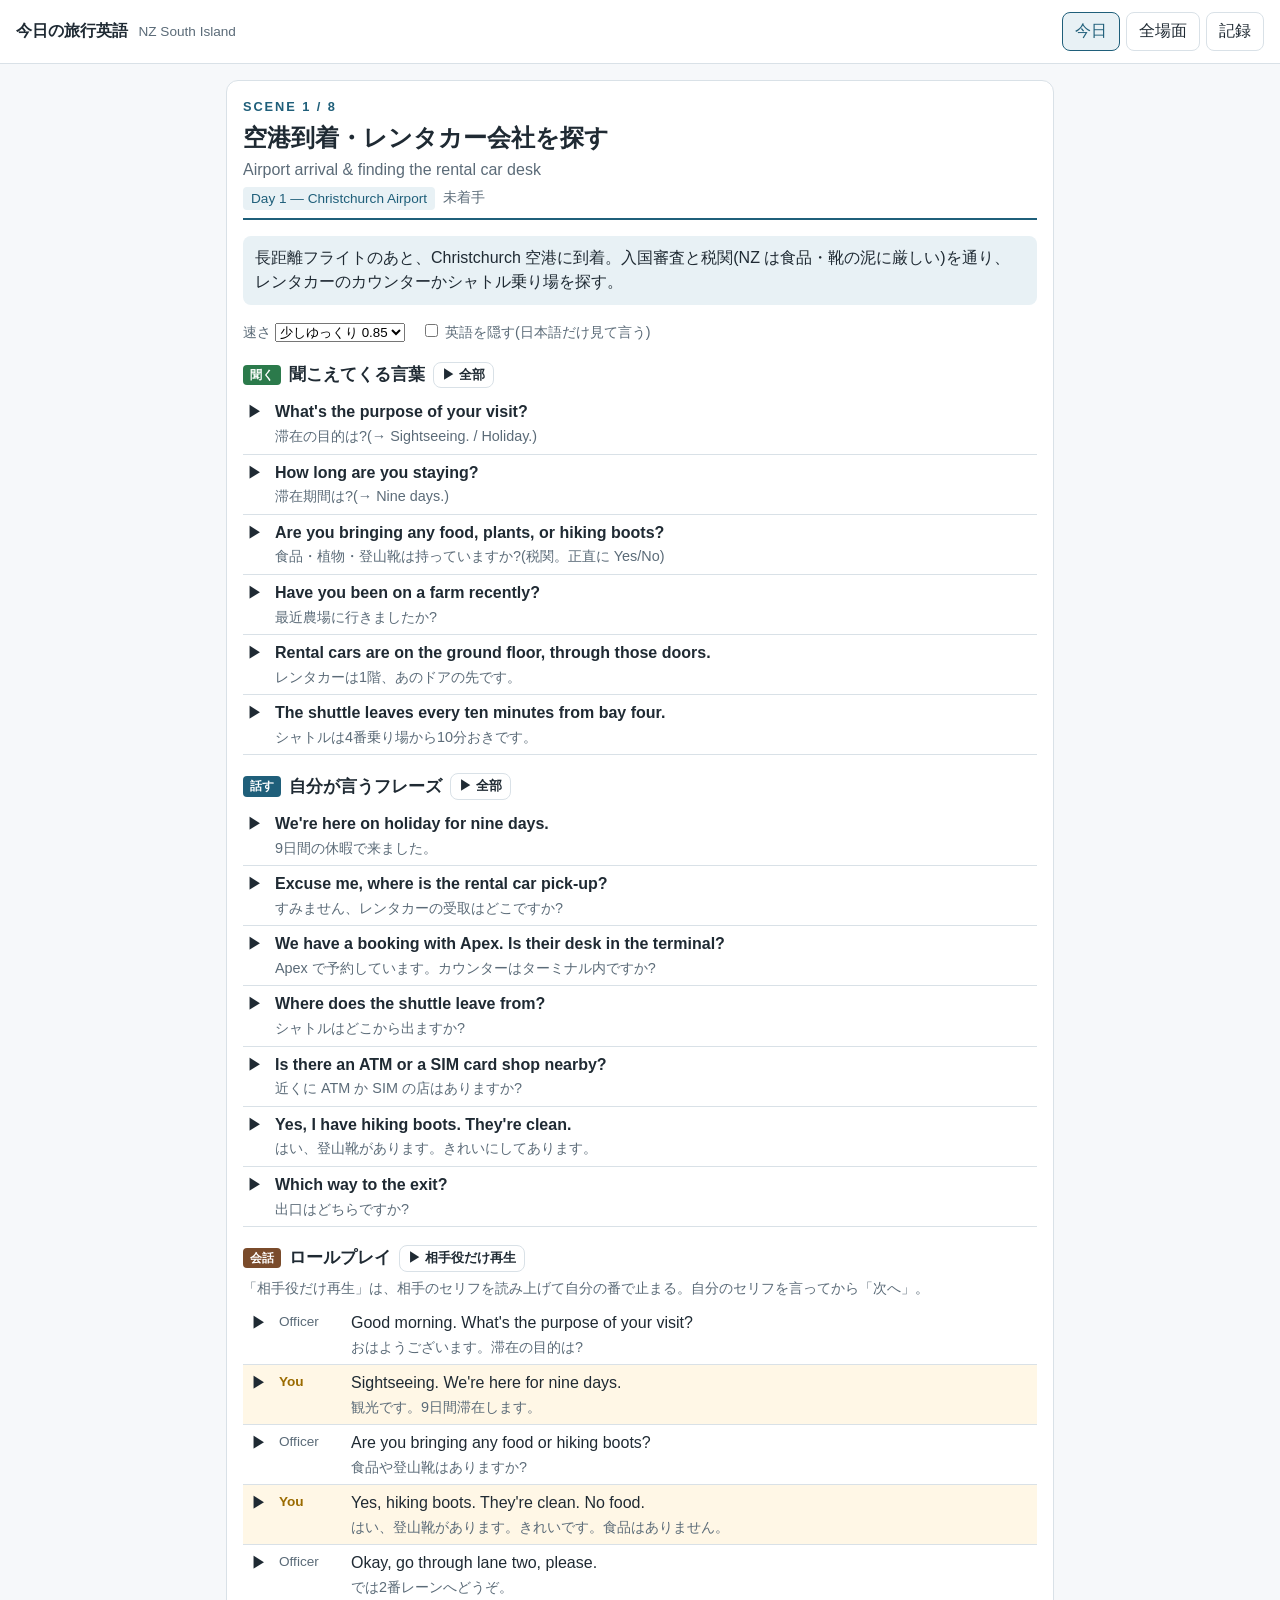
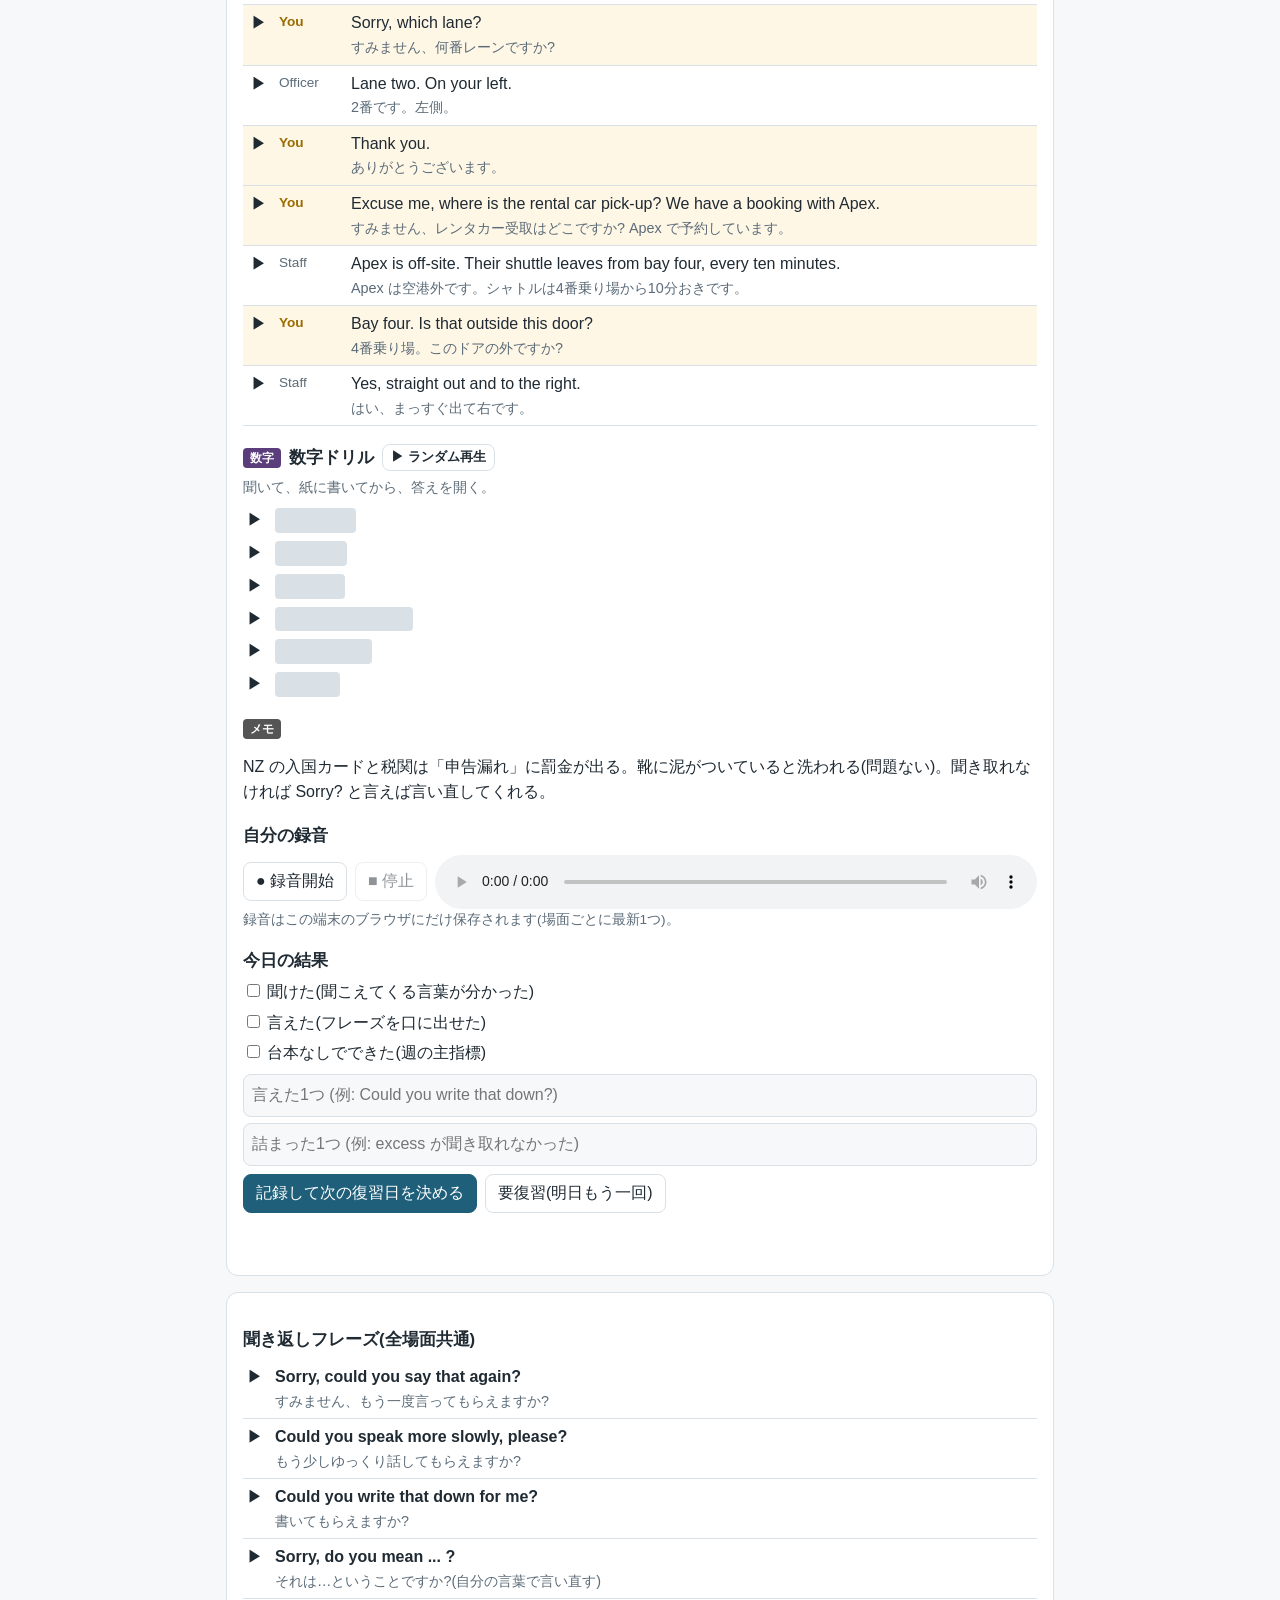
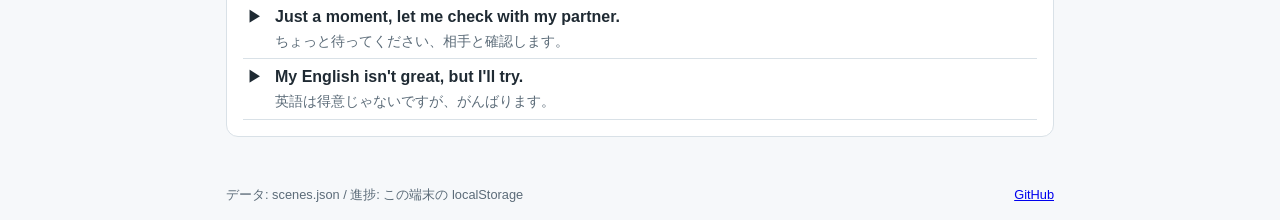
<file: docs/index.html>
<!doctype html>
<html lang="ja">
<head>
<meta charset="utf-8">
<meta name="viewport" content="width=device-width, initial-scale=1">
<title>今日の旅行英語</title>
<link rel="stylesheet" href="style.css">
</head>
<body>
<header class="top">
  <div class="brand">今日の旅行英語 <span class="sub">NZ South Island</span></div>
  <nav>
    <button id="btn-today" class="nav active">今日</button>
    <button id="btn-all" class="nav">全場面</button>
    <button id="btn-log" class="nav">記録</button>
  </nav>
</header>

<main id="app">
  <p class="loading">読み込み中…</p>
</main>

<template id="tpl-scene">
  <article class="scene">
    <div class="scene-head">
      <div class="num"></div>
      <h1 class="title-ja"></h1>
      <div class="title-en"></div>
      <div class="meta"><span class="day"></span><span class="due"></span></div>
    </div>
    <p class="situation"></p>

    <div class="controls">
      <label>速さ
        <select class="rate">
          <option value="0.7">ゆっくり 0.7</option>
          <option value="0.85" selected>少しゆっくり 0.85</option>
          <option value="1">ふつう 1.0</option>
        </select>
      </label>
      <label><input type="checkbox" class="hide-en"> 英語を隠す(日本語だけ見て言う)</label>
    </div>

    <section>
      <h2><span class="tag listen">聞く</span>聞こえてくる言葉 <button class="play-all small" data-group="listen">▶ 全部</button></h2>
      <ul class="pairs listen"></ul>
    </section>

    <section>
      <h2><span class="tag speak">話す</span>自分が言うフレーズ <button class="play-all small" data-group="phrases">▶ 全部</button></h2>
      <ul class="pairs phrases"></ul>
    </section>

    <section>
      <h2><span class="tag talk">会話</span>ロールプレイ <button class="play-all small" data-group="dialogue">▶ 相手役だけ再生</button></h2>
      <p class="hint">「相手役だけ再生」は、相手のセリフを読み上げて自分の番で止まる。自分のセリフを言ってから「次へ」。</p>
      <ol class="dialogue"></ol>
    </section>

    <section>
      <h2><span class="tag num">数字</span>数字ドリル <button class="play-all small" data-group="numbers">▶ ランダム再生</button></h2>
      <p class="hint">聞いて、紙に書いてから、答えを開く。</p>
      <ul class="numbers"></ul>
    </section>

    <section>
      <h2><span class="tag memo">メモ</span></h2>
      <p class="tips"></p>
    </section>

    <section class="record">
      <h2>自分の録音</h2>
      <div class="rec-controls">
        <button class="rec-start">● 録音開始</button>
        <button class="rec-stop" disabled>■ 停止</button>
        <audio class="rec-audio" controls></audio>
      </div>
      <p class="hint rec-hint">録音はこの端末のブラウザにだけ保存されます(場面ごとに最新1つ)。</p>
    </section>

    <section class="result">
      <h2>今日の結果</h2>
      <div class="result-grid">
        <label><input type="checkbox" class="r-listened"> 聞けた(聞こえてくる言葉が分かった)</label>
        <label><input type="checkbox" class="r-spoke"> 言えた(フレーズを口に出せた)</label>
        <label><input type="checkbox" class="r-noscript"> 台本なしでできた(週の主指標)</label>
      </div>
      <div class="result-notes">
        <input class="n-said" placeholder="言えた1つ (例: Could you write that down?)">
        <input class="n-stuck" placeholder="詰まった1つ (例: excess が聞き取れなかった)">
      </div>
      <div class="result-actions">
        <button class="save primary">記録して次の復習日を決める</button>
        <button class="redo">要復習(明日もう一回)</button>
      </div>
      <p class="saved-msg"></p>
    </section>
  </article>
</template>

<template id="tpl-repair">
  <aside class="repair">
    <h2>聞き返しフレーズ(全場面共通)</h2>
    <ul class="pairs"></ul>
  </aside>
</template>

<footer class="foot">
  <span>データ: scenes.json / 進捗: この端末の localStorage</span>
  <a href="https://github.com/moriwakihikari/nz-english">GitHub</a>
</footer>
<script src="app.js"></script>
</body>
</html>
</file>
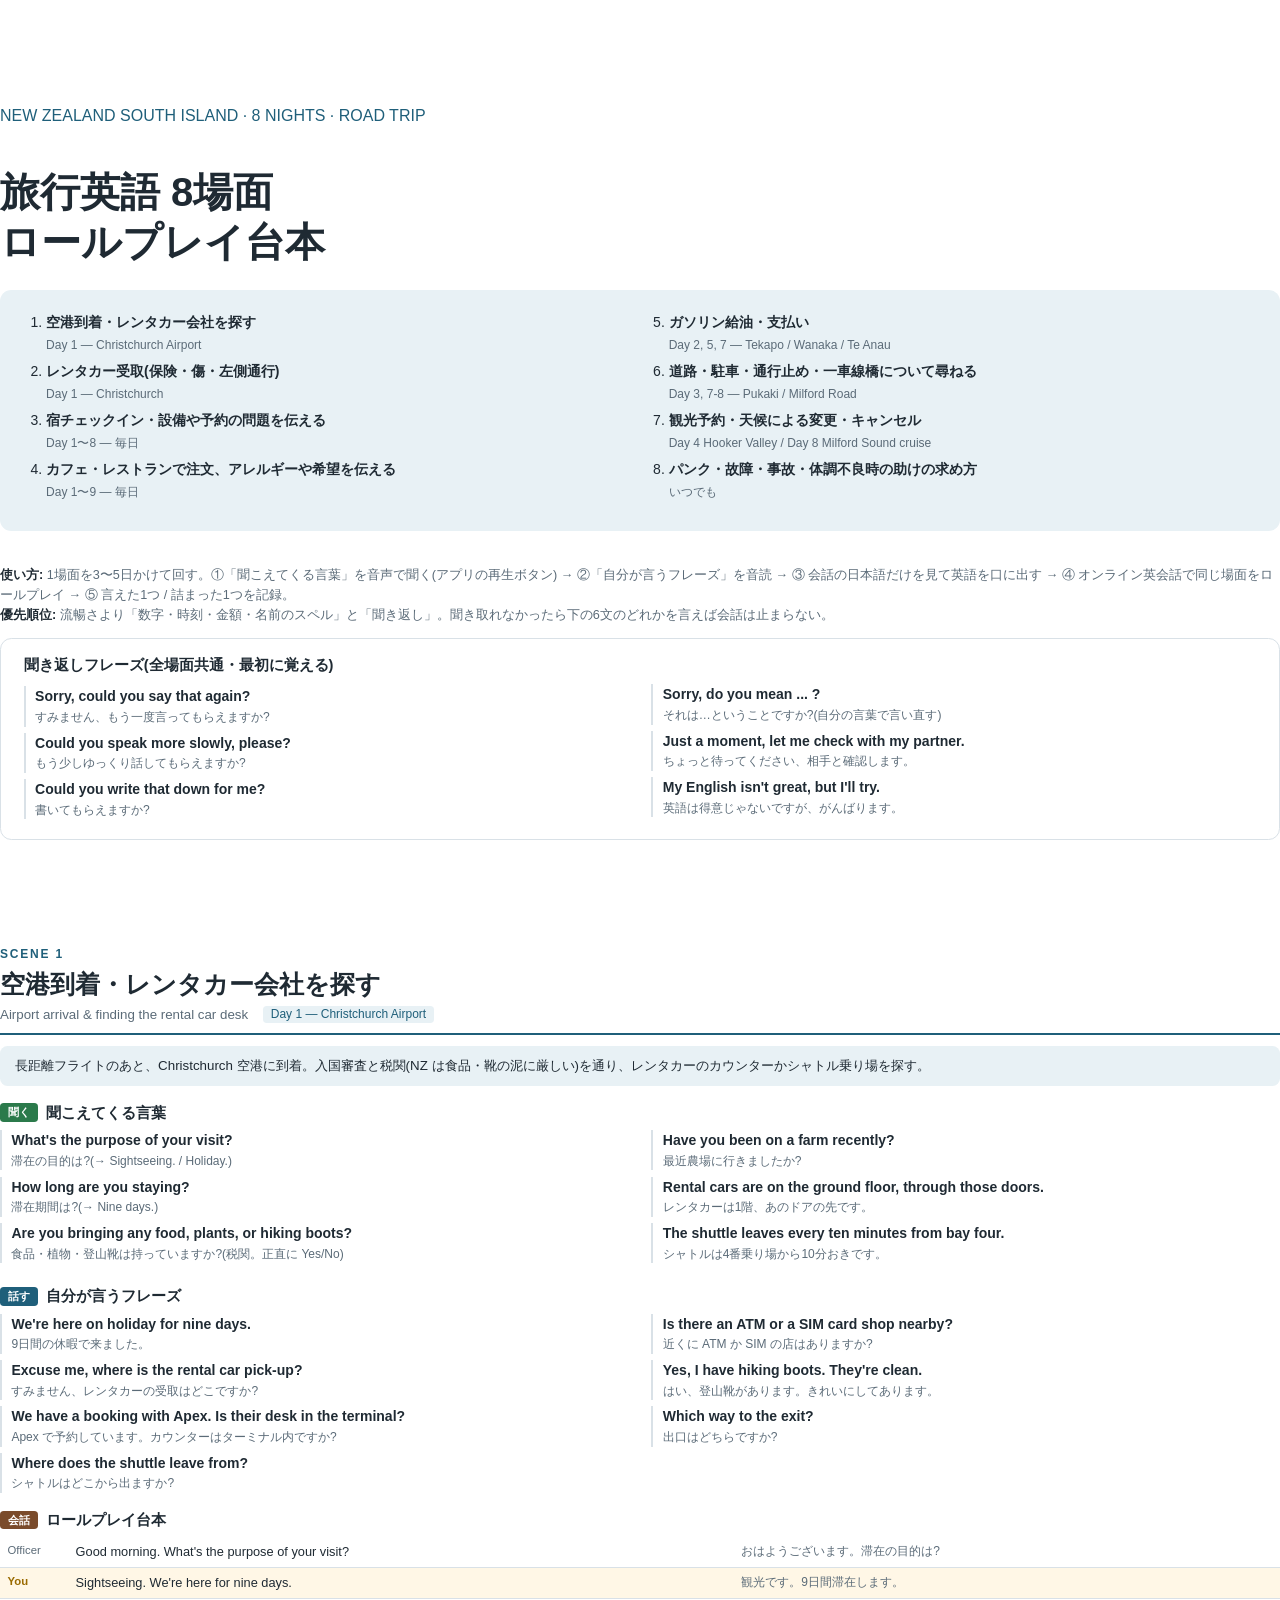
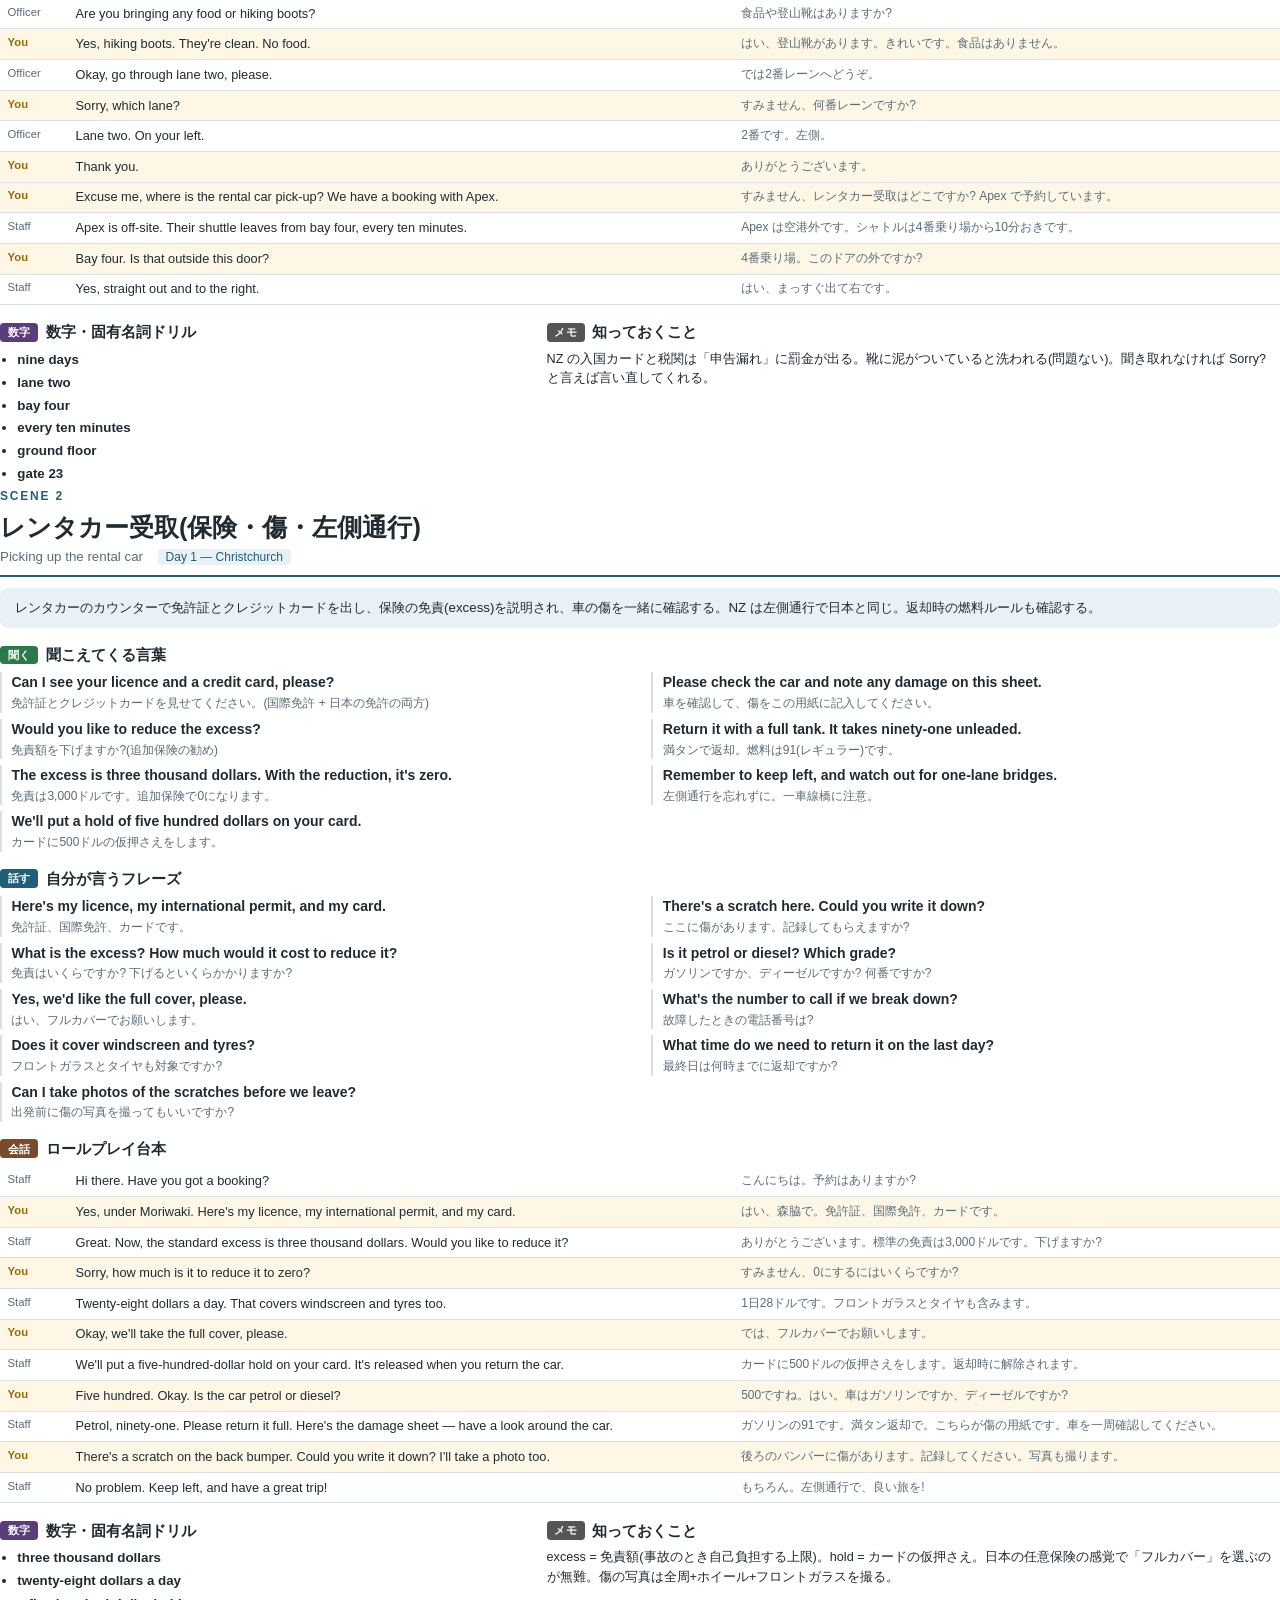
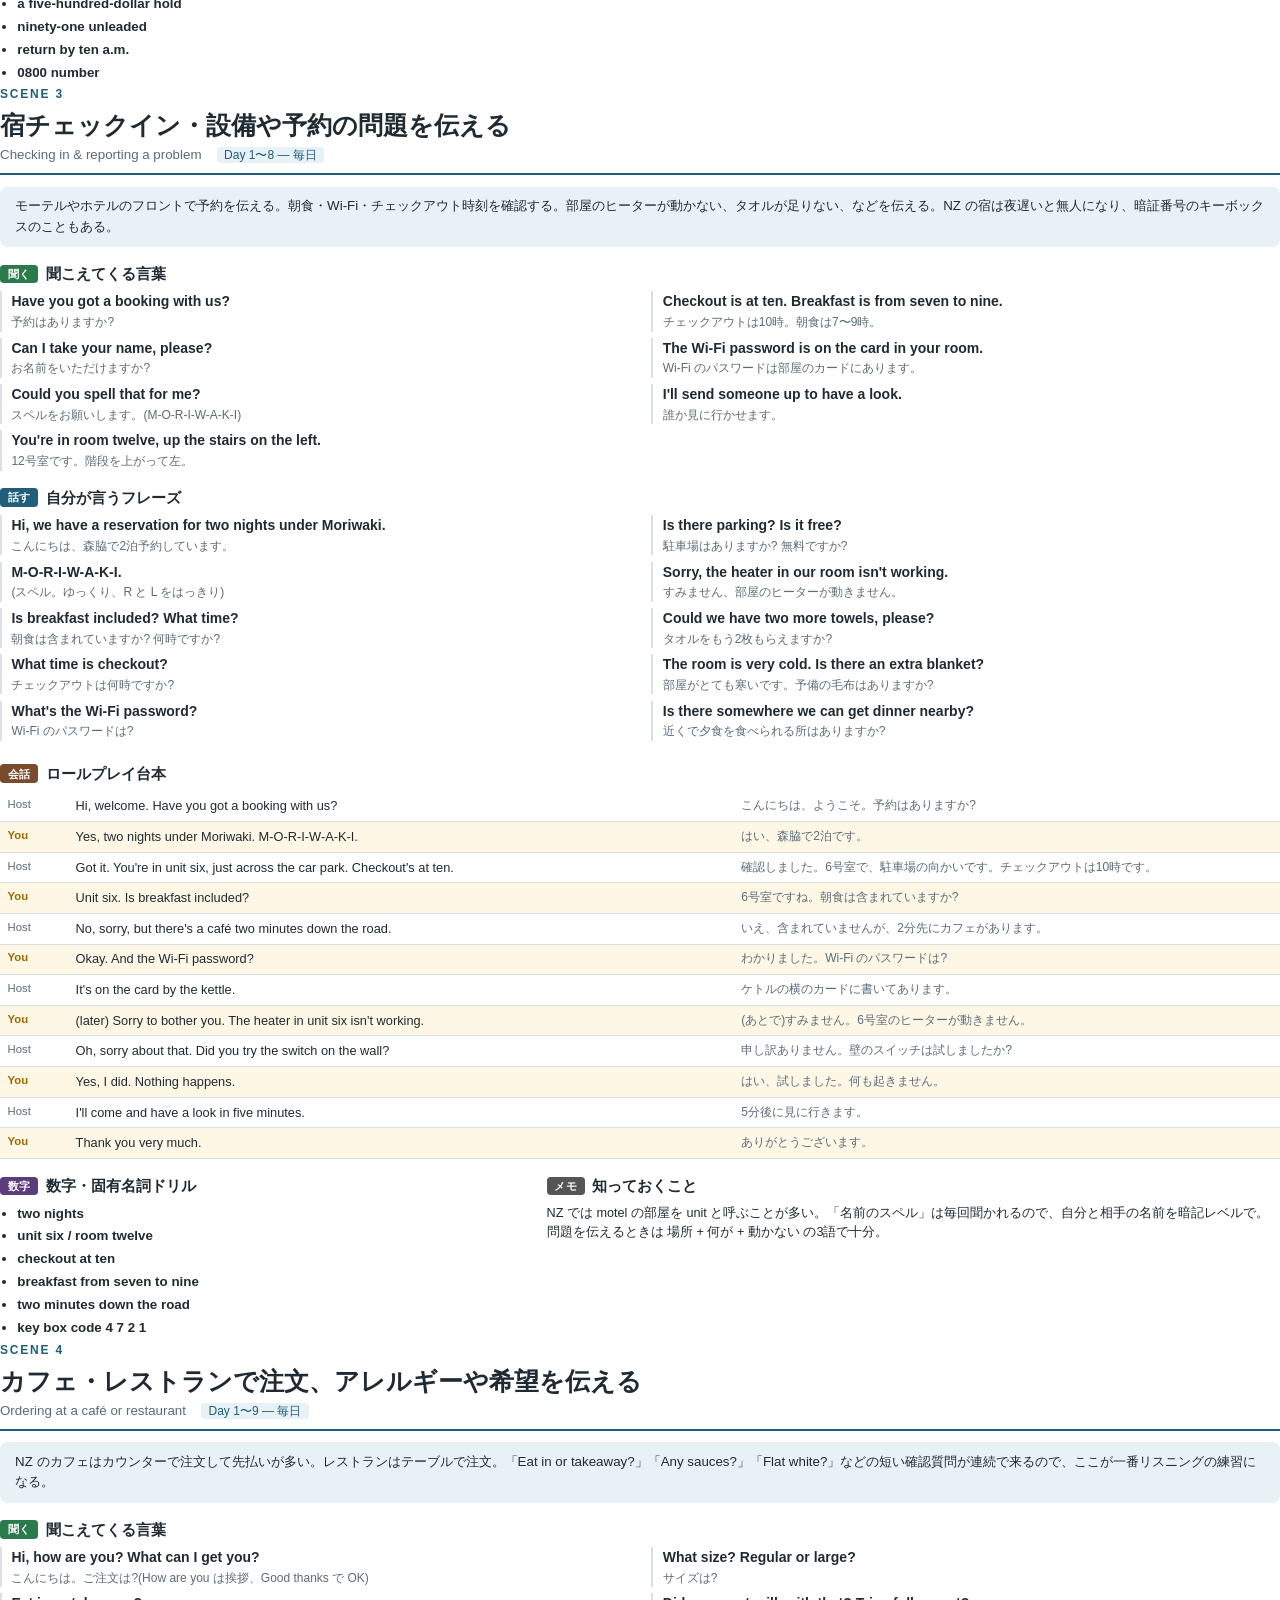
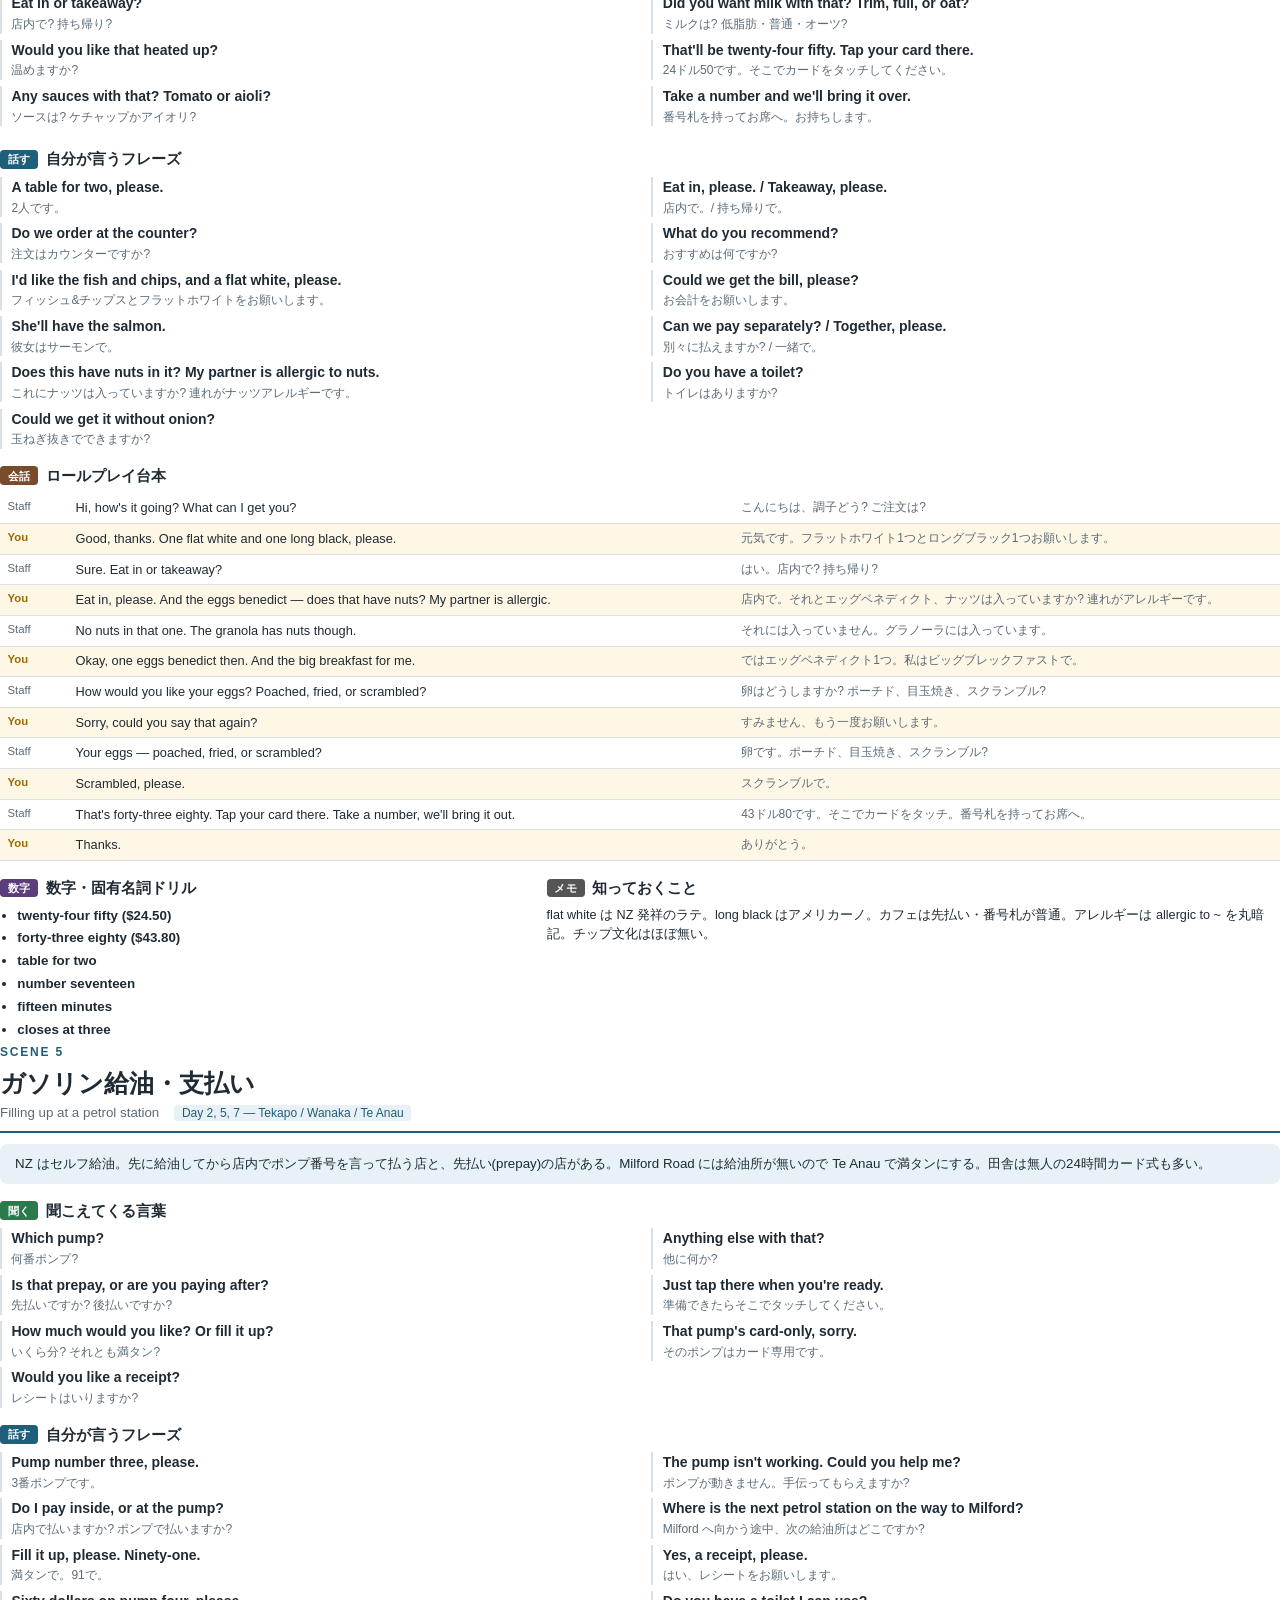
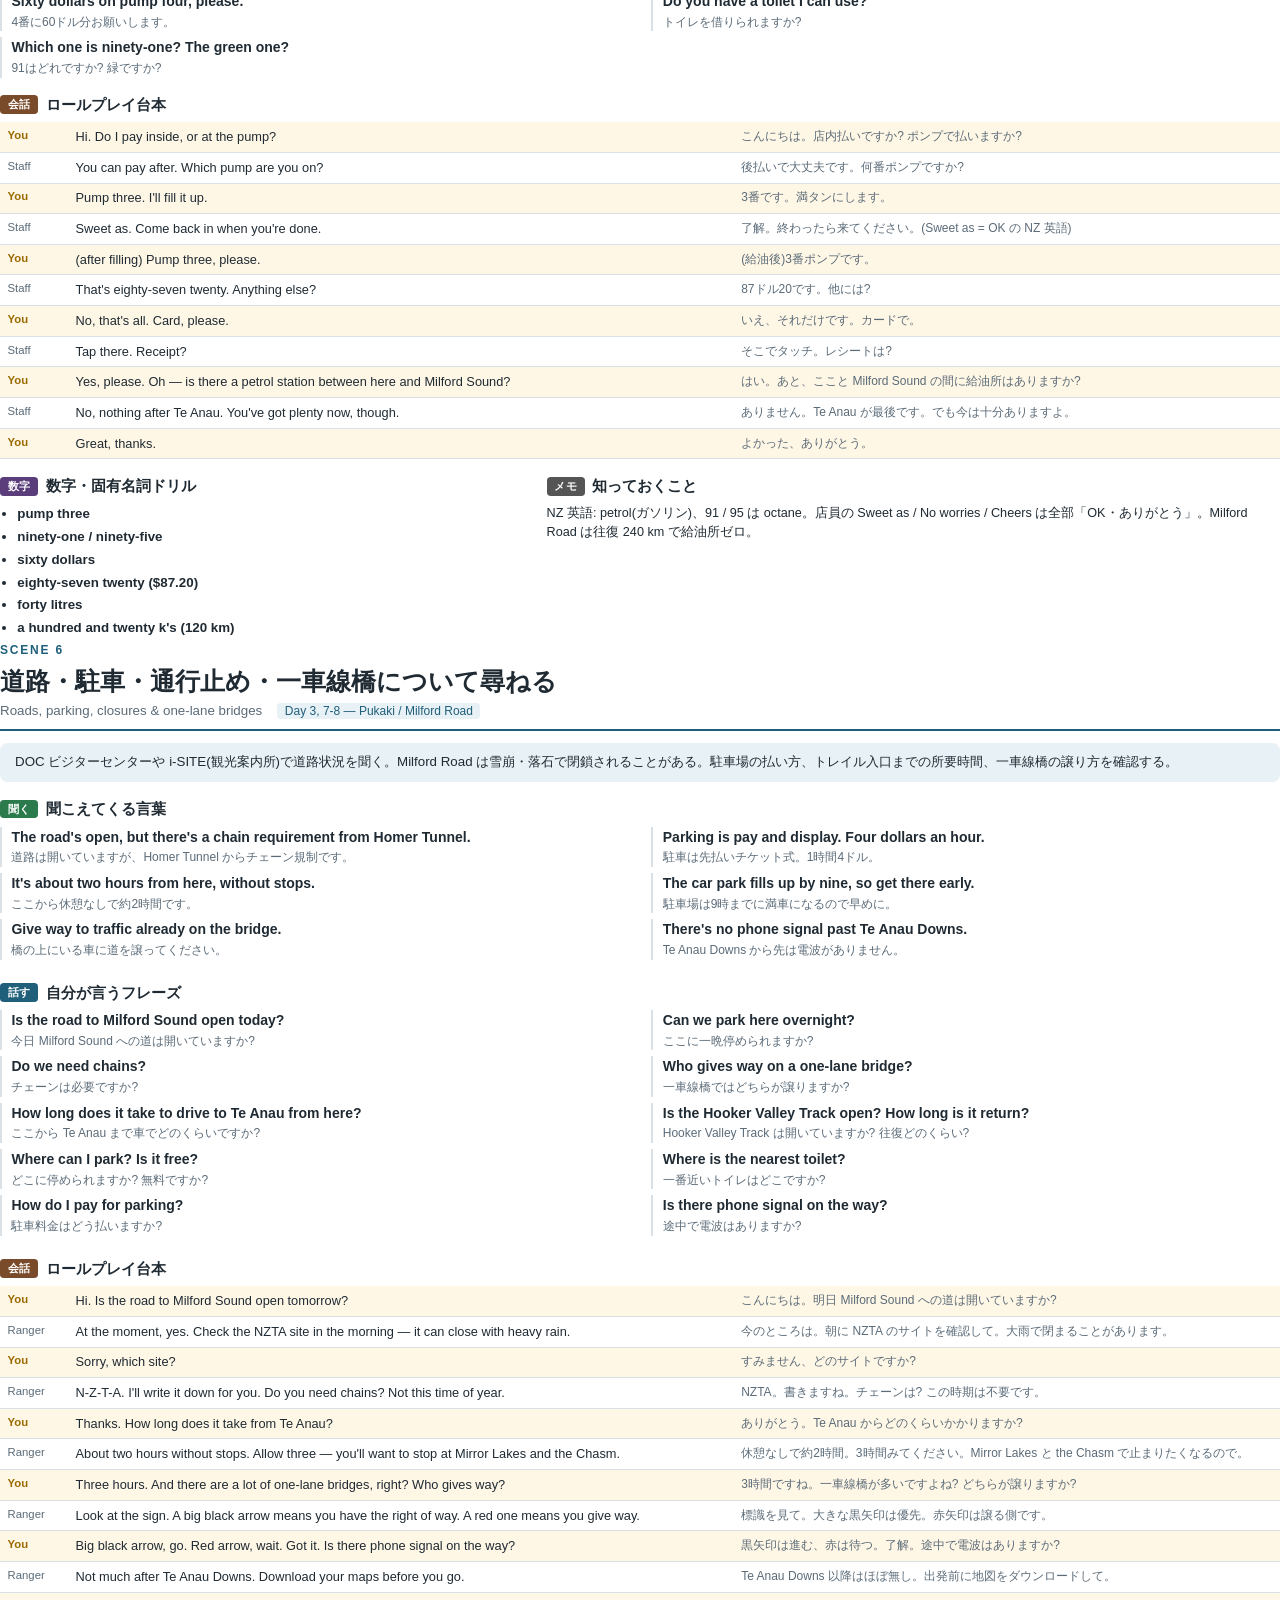
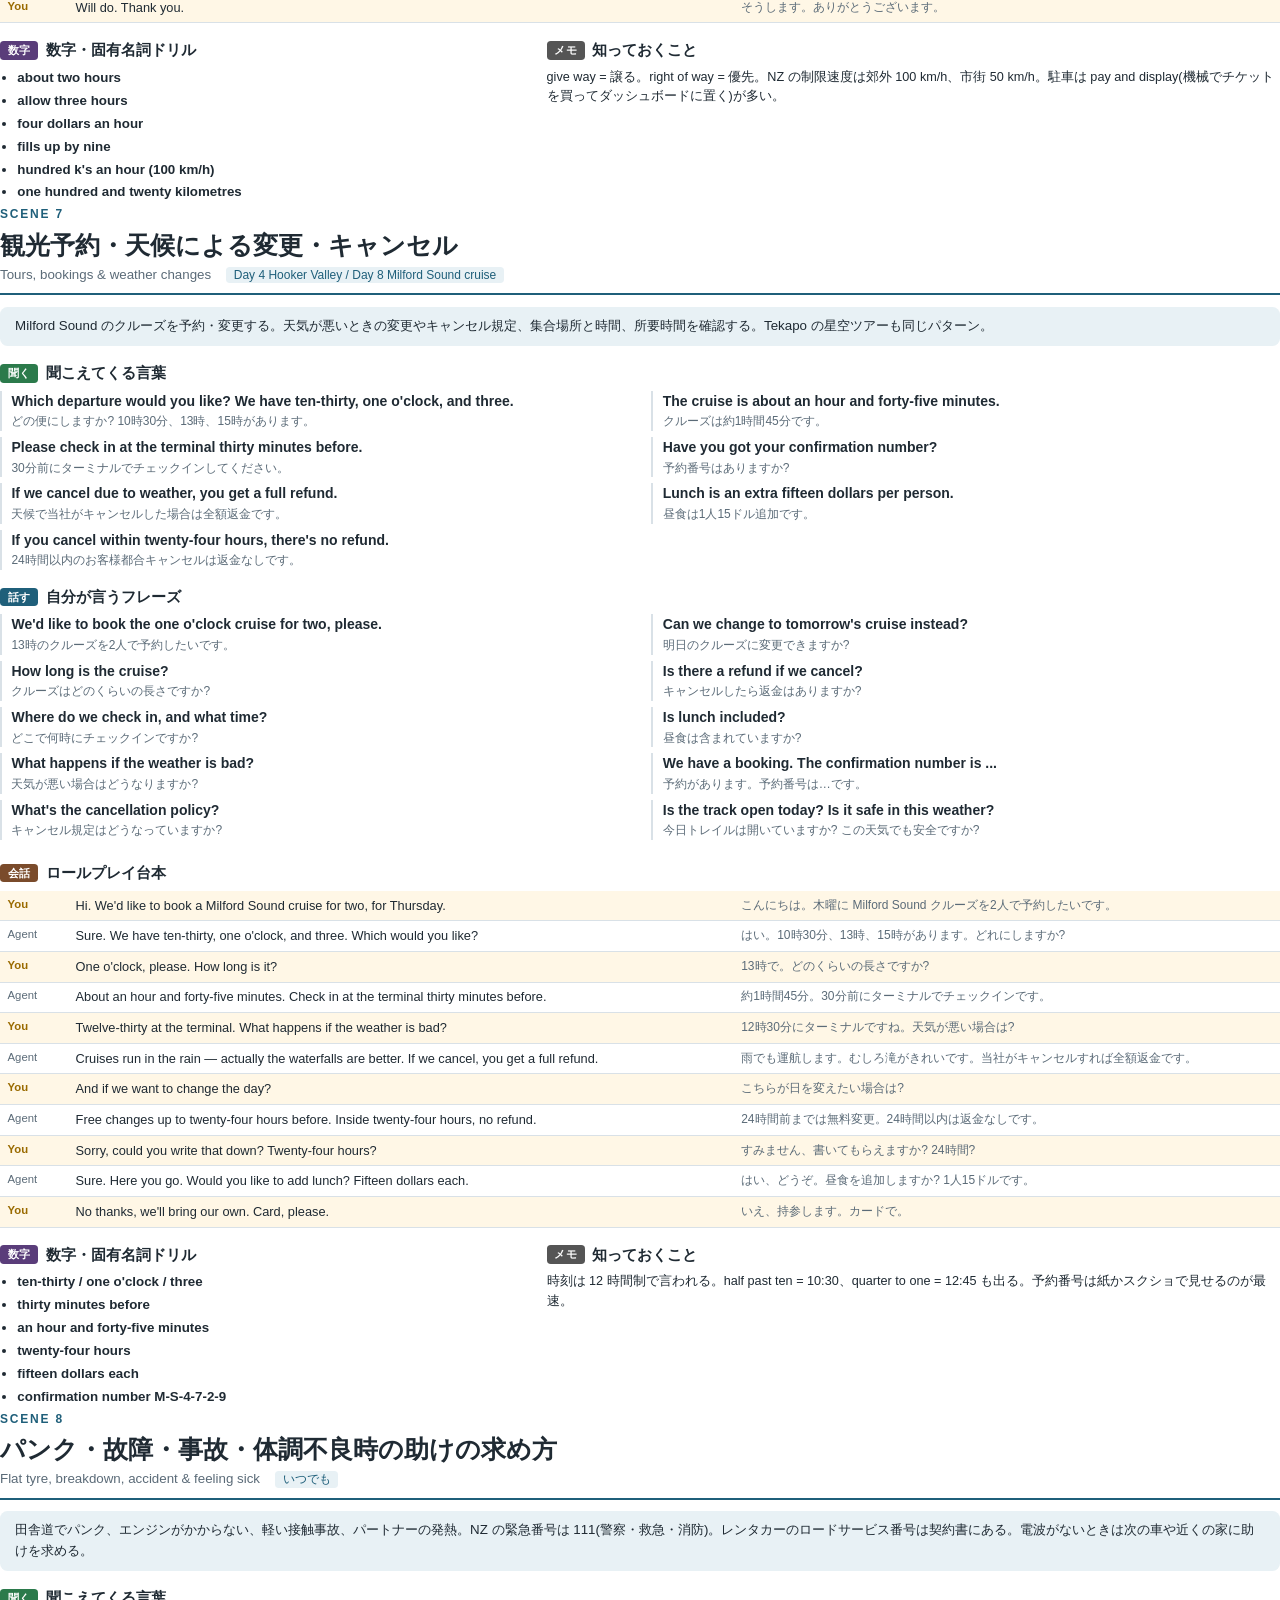
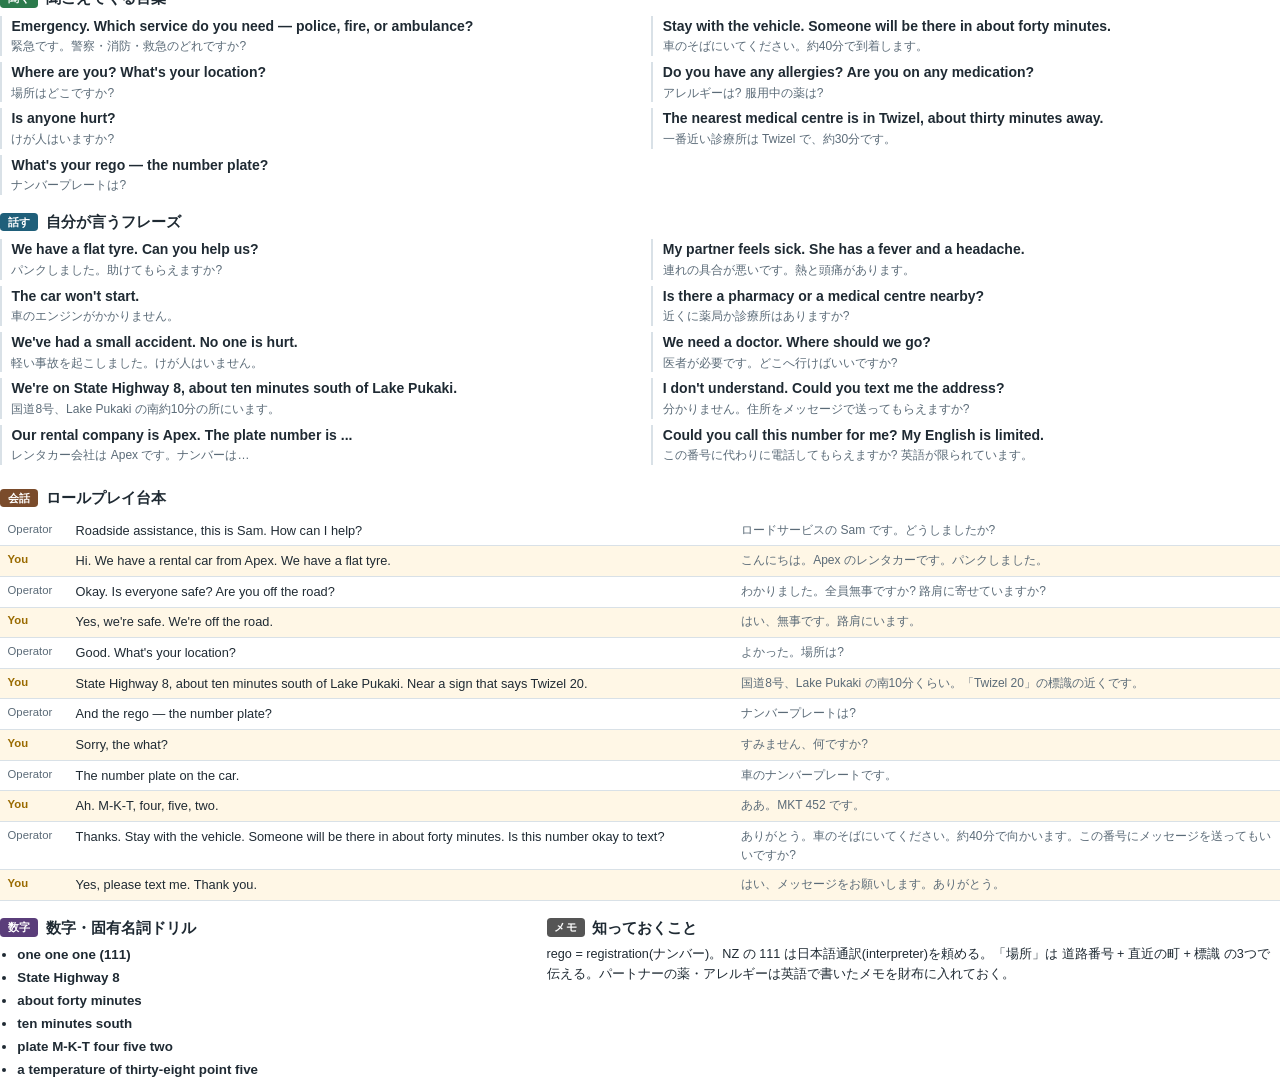
<file: pdf/scenes.html>
<!doctype html>
<html lang="ja"><head><meta charset="utf-8">
<title>NZ South Island — 旅行英語 8場面 台本</title>
<style>
  @page { size: A4; margin: 14mm 14mm 16mm; }
  :root { --ink:#1f2a33; --muted:#5b6b78; --line:#d9e1e7; --accent:#1f5f7a; --accent-bg:#e8f1f5; --you:#fff7e6; --listen:#2b7a4b; --speak:#1f5f7a; --talk:#7a4b2b; --num:#5a3d7a; --memo:#555; }
  * { box-sizing: border-box; }
  body { font-family: -apple-system, "Hiragino Sans", "Hiragino Kaku Gothic ProN", "Yu Gothic", sans-serif; color: var(--ink); font-size: 10.5pt; line-height: 1.55; margin: 0; }
  .cover { height: 250mm; display:flex; flex-direction:column; justify-content:center; break-after: page; }
  .cover h1 { font-size: 30pt; margin: 0 0 6mm; line-height: 1.25; }
  .cover .lead { font-size: 12pt; color: var(--accent); margin-bottom: 10mm; }
  .cover .box { background: var(--accent-bg); padding: 6mm 7mm; border-radius: 3mm; margin-bottom: 6mm; }
  .cover ol { margin: 0; padding-left: 1.4em; columns: 2; column-gap: 10mm; }
  .cover li { margin-bottom: 1.5mm; break-inside: avoid; }
  .cover .how { font-size: 9.5pt; color: var(--muted); }
  .cover .how b { color: var(--ink); }
  .repair { border: 1px solid var(--line); border-radius: 3mm; padding: 4mm 6mm; }
  .repair h2 { margin: 0 0 2mm; font-size: 11pt; }
  .repair li { margin: 0.5mm 0; }
  .scene { break-before: page; }
  .scene-head { border-bottom: 2px solid var(--accent); padding-bottom: 2mm; margin-bottom: 3mm; }
  .scene-head .num { font-size: 9pt; letter-spacing: .15em; color: var(--accent); font-weight: 700; }
  .scene-head h1 { font-size: 19pt; margin: 0.5mm 0 0; }
  .scene-head .sub { color: var(--muted); font-size: 10pt; }
  .scene-head .day { margin-left: 3mm; background: var(--accent-bg); color: var(--accent); padding: 0.3mm 2mm; border-radius: 1mm; font-size: 9pt; }
  .situation { background: var(--accent-bg); padding: 2.5mm 4mm; border-radius: 2mm; margin: 0 0 3mm; font-size: 10pt; }
  h2 { font-size: 11.5pt; margin: 4mm 0 1.5mm; display:flex; align-items:center; gap: 2mm; }
  .tag { font-size: 8pt; color:#fff; padding: 0.3mm 2mm; border-radius: 1mm; letter-spacing:.05em; }
  .tag.listen{background:var(--listen)} .tag.speak{background:var(--speak)} .tag.talk{background:var(--talk)} .tag.num{background:var(--num)} .tag.memo{background:var(--memo)}
  ul.pairs { list-style: none; margin: 0; padding: 0; columns: 2; column-gap: 6mm; }
  ul.pairs li { break-inside: avoid; margin-bottom: 1.6mm; padding-left: 2.5mm; border-left: 2px solid var(--line); }
  ul.pairs .en { font-weight: 600; font-size: 10.5pt; }
  ul.pairs .ja { color: var(--muted); font-size: 9pt; }
  table.dialogue { width: 100%; border-collapse: collapse; font-size: 9.6pt; }
  table.dialogue td { padding: 1.3mm 2mm; border-bottom: 1px solid var(--line); vertical-align: top; }
  table.dialogue tr { break-inside: avoid; }
  table.dialogue .who { width: 18mm; color: var(--muted); font-size: 8.5pt; white-space: nowrap; }
  table.dialogue .en { width: 52%; }
  table.dialogue .ja { color: var(--muted); font-size: 9pt; }
  table.dialogue tr.you { background: var(--you); }
  table.dialogue tr.you .who { color: #9a6b00; font-weight: 700; }
  .two-col { display: grid; grid-template-columns: 1fr 1.4fr; gap: 6mm; break-inside: avoid; }
  ul.numbers { margin: 0; padding-left: 1.3em; font-size: 10pt; }
  ul.numbers li { margin-bottom: 0.6mm; font-weight: 600; }
  .tips { margin: 0; font-size: 9.5pt; color: var(--ink); }
  .foot { position: fixed; bottom: 0; font-size: 8pt; color: var(--muted); }
</style></head><body>

<section class="cover">
  <div class="lead">NEW ZEALAND SOUTH ISLAND · 8 NIGHTS · ROAD TRIP</div>
  <h1>旅行英語 8場面<br>ロールプレイ台本</h1>
  <div class="box">
    <ol>
      <li><b>空港到着・レンタカー会社を探す</b><br><span style="color:var(--muted);font-size:9pt">Day 1 — Christchurch Airport</span></li><li><b>レンタカー受取(保険・傷・左側通行)</b><br><span style="color:var(--muted);font-size:9pt">Day 1 — Christchurch</span></li><li><b>宿チェックイン・設備や予約の問題を伝える</b><br><span style="color:var(--muted);font-size:9pt">Day 1〜8 — 毎日</span></li><li><b>カフェ・レストランで注文、アレルギーや希望を伝える</b><br><span style="color:var(--muted);font-size:9pt">Day 1〜9 — 毎日</span></li><li><b>ガソリン給油・支払い</b><br><span style="color:var(--muted);font-size:9pt">Day 2, 5, 7 — Tekapo / Wanaka / Te Anau</span></li><li><b>道路・駐車・通行止め・一車線橋について尋ねる</b><br><span style="color:var(--muted);font-size:9pt">Day 3, 7-8 — Pukaki / Milford Road</span></li><li><b>観光予約・天候による変更・キャンセル</b><br><span style="color:var(--muted);font-size:9pt">Day 4 Hooker Valley / Day 8 Milford Sound cruise</span></li><li><b>パンク・故障・事故・体調不良時の助けの求め方</b><br><span style="color:var(--muted);font-size:9pt">いつでも</span></li>
    </ol>
  </div>
  <p class="how"><b>使い方:</b> 1場面を3〜5日かけて回す。①「聞こえてくる言葉」を音声で聞く(アプリの再生ボタン) → ②「自分が言うフレーズ」を音読 → ③ 会話の日本語だけを見て英語を口に出す → ④ オンライン英会話で同じ場面をロールプレイ → ⑤ 言えた1つ / 詰まった1つを記録。<br>
  <b>優先順位:</b> 流暢さより「数字・時刻・金額・名前のスペル」と「聞き返し」。聞き取れなかったら下の6文のどれかを言えば会話は止まらない。</p>
  <div class="repair">
    <h2>聞き返しフレーズ(全場面共通・最初に覚える)</h2>
    <ul class="pairs">
      <li><div class="en">Sorry, could you say that again?</div><div class="ja">すみません、もう一度言ってもらえますか?</div></li><li><div class="en">Could you speak more slowly, please?</div><div class="ja">もう少しゆっくり話してもらえますか?</div></li><li><div class="en">Could you write that down for me?</div><div class="ja">書いてもらえますか?</div></li><li><div class="en">Sorry, do you mean ... ?</div><div class="ja">それは…ということですか?(自分の言葉で言い直す)</div></li><li><div class="en">Just a moment, let me check with my partner.</div><div class="ja">ちょっと待ってください、相手と確認します。</div></li><li><div class="en">My English isn't great, but I'll try.</div><div class="ja">英語は得意じゃないですが、がんばります。</div></li>
    </ul>
  </div>
</section>

<section class="scene">
  <header class="scene-head">
    <div class="num">SCENE 1</div>
    <h1>空港到着・レンタカー会社を探す</h1>
    <div class="sub">Airport arrival &amp; finding the rental car desk <span class="day">Day 1 — Christchurch Airport</span></div>
  </header>
  <p class="situation">長距離フライトのあと、Christchurch 空港に到着。入国審査と税関(NZ は食品・靴の泥に厳しい)を通り、レンタカーのカウンターかシャトル乗り場を探す。</p>

  <h2><span class="tag listen">聞く</span>聞こえてくる言葉</h2>
  <ul class="pairs">
    <li><div class="en">What's the purpose of your visit?</div><div class="ja">滞在の目的は?(→ Sightseeing. / Holiday.)</div></li><li><div class="en">How long are you staying?</div><div class="ja">滞在期間は?(→ Nine days.)</div></li><li><div class="en">Are you bringing any food, plants, or hiking boots?</div><div class="ja">食品・植物・登山靴は持っていますか?(税関。正直に Yes/No)</div></li><li><div class="en">Have you been on a farm recently?</div><div class="ja">最近農場に行きましたか?</div></li><li><div class="en">Rental cars are on the ground floor, through those doors.</div><div class="ja">レンタカーは1階、あのドアの先です。</div></li><li><div class="en">The shuttle leaves every ten minutes from bay four.</div><div class="ja">シャトルは4番乗り場から10分おきです。</div></li>
  </ul>

  <h2><span class="tag speak">話す</span>自分が言うフレーズ</h2>
  <ul class="pairs">
    <li><div class="en">We're here on holiday for nine days.</div><div class="ja">9日間の休暇で来ました。</div></li><li><div class="en">Excuse me, where is the rental car pick-up?</div><div class="ja">すみません、レンタカーの受取はどこですか?</div></li><li><div class="en">We have a booking with Apex. Is their desk in the terminal?</div><div class="ja">Apex で予約しています。カウンターはターミナル内ですか?</div></li><li><div class="en">Where does the shuttle leave from?</div><div class="ja">シャトルはどこから出ますか?</div></li><li><div class="en">Is there an ATM or a SIM card shop nearby?</div><div class="ja">近くに ATM か SIM の店はありますか?</div></li><li><div class="en">Yes, I have hiking boots. They're clean.</div><div class="ja">はい、登山靴があります。きれいにしてあります。</div></li><li><div class="en">Which way to the exit?</div><div class="ja">出口はどちらですか?</div></li>
  </ul>

  <h2><span class="tag talk">会話</span>ロールプレイ台本</h2>
  <table class="dialogue">
    <tr class="them"><td class="who">Officer</td><td class="en">Good morning. What's the purpose of your visit?</td><td class="ja">おはようございます。滞在の目的は?</td></tr><tr class="you"><td class="who">You</td><td class="en">Sightseeing. We're here for nine days.</td><td class="ja">観光です。9日間滞在します。</td></tr><tr class="them"><td class="who">Officer</td><td class="en">Are you bringing any food or hiking boots?</td><td class="ja">食品や登山靴はありますか?</td></tr><tr class="you"><td class="who">You</td><td class="en">Yes, hiking boots. They're clean. No food.</td><td class="ja">はい、登山靴があります。きれいです。食品はありません。</td></tr><tr class="them"><td class="who">Officer</td><td class="en">Okay, go through lane two, please.</td><td class="ja">では2番レーンへどうぞ。</td></tr><tr class="you"><td class="who">You</td><td class="en">Sorry, which lane?</td><td class="ja">すみません、何番レーンですか?</td></tr><tr class="them"><td class="who">Officer</td><td class="en">Lane two. On your left.</td><td class="ja">2番です。左側。</td></tr><tr class="you"><td class="who">You</td><td class="en">Thank you.</td><td class="ja">ありがとうございます。</td></tr><tr class="you"><td class="who">You</td><td class="en">Excuse me, where is the rental car pick-up? We have a booking with Apex.</td><td class="ja">すみません、レンタカー受取はどこですか? Apex で予約しています。</td></tr><tr class="them"><td class="who">Staff</td><td class="en">Apex is off-site. Their shuttle leaves from bay four, every ten minutes.</td><td class="ja">Apex は空港外です。シャトルは4番乗り場から10分おきです。</td></tr><tr class="you"><td class="who">You</td><td class="en">Bay four. Is that outside this door?</td><td class="ja">4番乗り場。このドアの外ですか?</td></tr><tr class="them"><td class="who">Staff</td><td class="en">Yes, straight out and to the right.</td><td class="ja">はい、まっすぐ出て右です。</td></tr>
  </table>

  <div class="two-col">
    <div>
      <h2><span class="tag num">数字</span>数字・固有名詞ドリル</h2>
      <ul class="numbers"><li>nine days</li><li>lane two</li><li>bay four</li><li>every ten minutes</li><li>ground floor</li><li>gate 23</li></ul>
    </div>
    <div>
      <h2><span class="tag memo">メモ</span>知っておくこと</h2>
      <p class="tips">NZ の入国カードと税関は「申告漏れ」に罰金が出る。靴に泥がついていると洗われる(問題ない)。聞き取れなければ Sorry? と言えば言い直してくれる。</p>
    </div>
  </div>
</section>

<section class="scene">
  <header class="scene-head">
    <div class="num">SCENE 2</div>
    <h1>レンタカー受取(保険・傷・左側通行)</h1>
    <div class="sub">Picking up the rental car <span class="day">Day 1 — Christchurch</span></div>
  </header>
  <p class="situation">レンタカーのカウンターで免許証とクレジットカードを出し、保険の免責(excess)を説明され、車の傷を一緒に確認する。NZ は左側通行で日本と同じ。返却時の燃料ルールも確認する。</p>

  <h2><span class="tag listen">聞く</span>聞こえてくる言葉</h2>
  <ul class="pairs">
    <li><div class="en">Can I see your licence and a credit card, please?</div><div class="ja">免許証とクレジットカードを見せてください。(国際免許 + 日本の免許の両方)</div></li><li><div class="en">Would you like to reduce the excess?</div><div class="ja">免責額を下げますか?(追加保険の勧め)</div></li><li><div class="en">The excess is three thousand dollars. With the reduction, it's zero.</div><div class="ja">免責は3,000ドルです。追加保険で0になります。</div></li><li><div class="en">We'll put a hold of five hundred dollars on your card.</div><div class="ja">カードに500ドルの仮押さえをします。</div></li><li><div class="en">Please check the car and note any damage on this sheet.</div><div class="ja">車を確認して、傷をこの用紙に記入してください。</div></li><li><div class="en">Return it with a full tank. It takes ninety-one unleaded.</div><div class="ja">満タンで返却。燃料は91(レギュラー)です。</div></li><li><div class="en">Remember to keep left, and watch out for one-lane bridges.</div><div class="ja">左側通行を忘れずに。一車線橋に注意。</div></li>
  </ul>

  <h2><span class="tag speak">話す</span>自分が言うフレーズ</h2>
  <ul class="pairs">
    <li><div class="en">Here's my licence, my international permit, and my card.</div><div class="ja">免許証、国際免許、カードです。</div></li><li><div class="en">What is the excess? How much would it cost to reduce it?</div><div class="ja">免責はいくらですか? 下げるといくらかかりますか?</div></li><li><div class="en">Yes, we'd like the full cover, please.</div><div class="ja">はい、フルカバーでお願いします。</div></li><li><div class="en">Does it cover windscreen and tyres?</div><div class="ja">フロントガラスとタイヤも対象ですか?</div></li><li><div class="en">Can I take photos of the scratches before we leave?</div><div class="ja">出発前に傷の写真を撮ってもいいですか?</div></li><li><div class="en">There's a scratch here. Could you write it down?</div><div class="ja">ここに傷があります。記録してもらえますか?</div></li><li><div class="en">Is it petrol or diesel? Which grade?</div><div class="ja">ガソリンですか、ディーゼルですか? 何番ですか?</div></li><li><div class="en">What's the number to call if we break down?</div><div class="ja">故障したときの電話番号は?</div></li><li><div class="en">What time do we need to return it on the last day?</div><div class="ja">最終日は何時までに返却ですか?</div></li>
  </ul>

  <h2><span class="tag talk">会話</span>ロールプレイ台本</h2>
  <table class="dialogue">
    <tr class="them"><td class="who">Staff</td><td class="en">Hi there. Have you got a booking?</td><td class="ja">こんにちは。予約はありますか?</td></tr><tr class="you"><td class="who">You</td><td class="en">Yes, under Moriwaki. Here's my licence, my international permit, and my card.</td><td class="ja">はい、森脇で。免許証、国際免許、カードです。</td></tr><tr class="them"><td class="who">Staff</td><td class="en">Great. Now, the standard excess is three thousand dollars. Would you like to reduce it?</td><td class="ja">ありがとうございます。標準の免責は3,000ドルです。下げますか?</td></tr><tr class="you"><td class="who">You</td><td class="en">Sorry, how much is it to reduce it to zero?</td><td class="ja">すみません、0にするにはいくらですか?</td></tr><tr class="them"><td class="who">Staff</td><td class="en">Twenty-eight dollars a day. That covers windscreen and tyres too.</td><td class="ja">1日28ドルです。フロントガラスとタイヤも含みます。</td></tr><tr class="you"><td class="who">You</td><td class="en">Okay, we'll take the full cover, please.</td><td class="ja">では、フルカバーでお願いします。</td></tr><tr class="them"><td class="who">Staff</td><td class="en">We'll put a five-hundred-dollar hold on your card. It's released when you return the car.</td><td class="ja">カードに500ドルの仮押さえをします。返却時に解除されます。</td></tr><tr class="you"><td class="who">You</td><td class="en">Five hundred. Okay. Is the car petrol or diesel?</td><td class="ja">500ですね。はい。車はガソリンですか、ディーゼルですか?</td></tr><tr class="them"><td class="who">Staff</td><td class="en">Petrol, ninety-one. Please return it full. Here's the damage sheet — have a look around the car.</td><td class="ja">ガソリンの91です。満タン返却で。こちらが傷の用紙です。車を一周確認してください。</td></tr><tr class="you"><td class="who">You</td><td class="en">There's a scratch on the back bumper. Could you write it down? I'll take a photo too.</td><td class="ja">後ろのバンパーに傷があります。記録してください。写真も撮ります。</td></tr><tr class="them"><td class="who">Staff</td><td class="en">No problem. Keep left, and have a great trip!</td><td class="ja">もちろん。左側通行で、良い旅を!</td></tr>
  </table>

  <div class="two-col">
    <div>
      <h2><span class="tag num">数字</span>数字・固有名詞ドリル</h2>
      <ul class="numbers"><li>three thousand dollars</li><li>twenty-eight dollars a day</li><li>a five-hundred-dollar hold</li><li>ninety-one unleaded</li><li>return by ten a.m.</li><li>0800 number</li></ul>
    </div>
    <div>
      <h2><span class="tag memo">メモ</span>知っておくこと</h2>
      <p class="tips">excess = 免責額(事故のとき自己負担する上限)。hold = カードの仮押さえ。日本の任意保険の感覚で「フルカバー」を選ぶのが無難。傷の写真は全周+ホイール+フロントガラスを撮る。</p>
    </div>
  </div>
</section>

<section class="scene">
  <header class="scene-head">
    <div class="num">SCENE 3</div>
    <h1>宿チェックイン・設備や予約の問題を伝える</h1>
    <div class="sub">Checking in &amp; reporting a problem <span class="day">Day 1〜8 — 毎日</span></div>
  </header>
  <p class="situation">モーテルやホテルのフロントで予約を伝える。朝食・Wi‑Fi・チェックアウト時刻を確認する。部屋のヒーターが動かない、タオルが足りない、などを伝える。NZ の宿は夜遅いと無人になり、暗証番号のキーボックスのこともある。</p>

  <h2><span class="tag listen">聞く</span>聞こえてくる言葉</h2>
  <ul class="pairs">
    <li><div class="en">Have you got a booking with us?</div><div class="ja">予約はありますか?</div></li><li><div class="en">Can I take your name, please?</div><div class="ja">お名前をいただけますか?</div></li><li><div class="en">Could you spell that for me?</div><div class="ja">スペルをお願いします。(M-O-R-I-W-A-K-I)</div></li><li><div class="en">You're in room twelve, up the stairs on the left.</div><div class="ja">12号室です。階段を上がって左。</div></li><li><div class="en">Checkout is at ten. Breakfast is from seven to nine.</div><div class="ja">チェックアウトは10時。朝食は7〜9時。</div></li><li><div class="en">The Wi‑Fi password is on the card in your room.</div><div class="ja">Wi‑Fi のパスワードは部屋のカードにあります。</div></li><li><div class="en">I'll send someone up to have a look.</div><div class="ja">誰か見に行かせます。</div></li>
  </ul>

  <h2><span class="tag speak">話す</span>自分が言うフレーズ</h2>
  <ul class="pairs">
    <li><div class="en">Hi, we have a reservation for two nights under Moriwaki.</div><div class="ja">こんにちは、森脇で2泊予約しています。</div></li><li><div class="en">M-O-R-I-W-A-K-I.</div><div class="ja">(スペル。ゆっくり、R と L をはっきり)</div></li><li><div class="en">Is breakfast included? What time?</div><div class="ja">朝食は含まれていますか? 何時ですか?</div></li><li><div class="en">What time is checkout?</div><div class="ja">チェックアウトは何時ですか?</div></li><li><div class="en">What's the Wi‑Fi password?</div><div class="ja">Wi‑Fi のパスワードは?</div></li><li><div class="en">Is there parking? Is it free?</div><div class="ja">駐車場はありますか? 無料ですか?</div></li><li><div class="en">Sorry, the heater in our room isn't working.</div><div class="ja">すみません、部屋のヒーターが動きません。</div></li><li><div class="en">Could we have two more towels, please?</div><div class="ja">タオルをもう2枚もらえますか?</div></li><li><div class="en">The room is very cold. Is there an extra blanket?</div><div class="ja">部屋がとても寒いです。予備の毛布はありますか?</div></li><li><div class="en">Is there somewhere we can get dinner nearby?</div><div class="ja">近くで夕食を食べられる所はありますか?</div></li>
  </ul>

  <h2><span class="tag talk">会話</span>ロールプレイ台本</h2>
  <table class="dialogue">
    <tr class="them"><td class="who">Host</td><td class="en">Hi, welcome. Have you got a booking with us?</td><td class="ja">こんにちは、ようこそ。予約はありますか?</td></tr><tr class="you"><td class="who">You</td><td class="en">Yes, two nights under Moriwaki. M-O-R-I-W-A-K-I.</td><td class="ja">はい、森脇で2泊です。</td></tr><tr class="them"><td class="who">Host</td><td class="en">Got it. You're in unit six, just across the car park. Checkout's at ten.</td><td class="ja">確認しました。6号室で、駐車場の向かいです。チェックアウトは10時です。</td></tr><tr class="you"><td class="who">You</td><td class="en">Unit six. Is breakfast included?</td><td class="ja">6号室ですね。朝食は含まれていますか?</td></tr><tr class="them"><td class="who">Host</td><td class="en">No, sorry, but there's a café two minutes down the road.</td><td class="ja">いえ、含まれていませんが、2分先にカフェがあります。</td></tr><tr class="you"><td class="who">You</td><td class="en">Okay. And the Wi‑Fi password?</td><td class="ja">わかりました。Wi‑Fi のパスワードは?</td></tr><tr class="them"><td class="who">Host</td><td class="en">It's on the card by the kettle.</td><td class="ja">ケトルの横のカードに書いてあります。</td></tr><tr class="you"><td class="who">You</td><td class="en">(later) Sorry to bother you. The heater in unit six isn't working.</td><td class="ja">(あとで)すみません。6号室のヒーターが動きません。</td></tr><tr class="them"><td class="who">Host</td><td class="en">Oh, sorry about that. Did you try the switch on the wall?</td><td class="ja">申し訳ありません。壁のスイッチは試しましたか?</td></tr><tr class="you"><td class="who">You</td><td class="en">Yes, I did. Nothing happens.</td><td class="ja">はい、試しました。何も起きません。</td></tr><tr class="them"><td class="who">Host</td><td class="en">I'll come and have a look in five minutes.</td><td class="ja">5分後に見に行きます。</td></tr><tr class="you"><td class="who">You</td><td class="en">Thank you very much.</td><td class="ja">ありがとうございます。</td></tr>
  </table>

  <div class="two-col">
    <div>
      <h2><span class="tag num">数字</span>数字・固有名詞ドリル</h2>
      <ul class="numbers"><li>two nights</li><li>unit six / room twelve</li><li>checkout at ten</li><li>breakfast from seven to nine</li><li>two minutes down the road</li><li>key box code 4 7 2 1</li></ul>
    </div>
    <div>
      <h2><span class="tag memo">メモ</span>知っておくこと</h2>
      <p class="tips">NZ では motel の部屋を unit と呼ぶことが多い。「名前のスペル」は毎回聞かれるので、自分と相手の名前を暗記レベルで。問題を伝えるときは 場所 + 何が + 動かない の3語で十分。</p>
    </div>
  </div>
</section>

<section class="scene">
  <header class="scene-head">
    <div class="num">SCENE 4</div>
    <h1>カフェ・レストランで注文、アレルギーや希望を伝える</h1>
    <div class="sub">Ordering at a café or restaurant <span class="day">Day 1〜9 — 毎日</span></div>
  </header>
  <p class="situation">NZ のカフェはカウンターで注文して先払いが多い。レストランはテーブルで注文。「Eat in or takeaway?」「Any sauces?」「Flat white?」などの短い確認質問が連続で来るので、ここが一番リスニングの練習になる。</p>

  <h2><span class="tag listen">聞く</span>聞こえてくる言葉</h2>
  <ul class="pairs">
    <li><div class="en">Hi, how are you? What can I get you?</div><div class="ja">こんにちは。ご注文は?(How are you は挨拶、Good thanks で OK)</div></li><li><div class="en">Eat in or takeaway?</div><div class="ja">店内で? 持ち帰り?</div></li><li><div class="en">Would you like that heated up?</div><div class="ja">温めますか?</div></li><li><div class="en">Any sauces with that? Tomato or aioli?</div><div class="ja">ソースは? ケチャップかアイオリ?</div></li><li><div class="en">What size? Regular or large?</div><div class="ja">サイズは?</div></li><li><div class="en">Did you want milk with that? Trim, full, or oat?</div><div class="ja">ミルクは? 低脂肪・普通・オーツ?</div></li><li><div class="en">That'll be twenty-four fifty. Tap your card there.</div><div class="ja">24ドル50です。そこでカードをタッチしてください。</div></li><li><div class="en">Take a number and we'll bring it over.</div><div class="ja">番号札を持ってお席へ。お持ちします。</div></li>
  </ul>

  <h2><span class="tag speak">話す</span>自分が言うフレーズ</h2>
  <ul class="pairs">
    <li><div class="en">A table for two, please.</div><div class="ja">2人です。</div></li><li><div class="en">Do we order at the counter?</div><div class="ja">注文はカウンターですか?</div></li><li><div class="en">I'd like the fish and chips, and a flat white, please.</div><div class="ja">フィッシュ&amp;チップスとフラットホワイトをお願いします。</div></li><li><div class="en">She'll have the salmon.</div><div class="ja">彼女はサーモンで。</div></li><li><div class="en">Does this have nuts in it? My partner is allergic to nuts.</div><div class="ja">これにナッツは入っていますか? 連れがナッツアレルギーです。</div></li><li><div class="en">Could we get it without onion?</div><div class="ja">玉ねぎ抜きでできますか?</div></li><li><div class="en">Eat in, please. / Takeaway, please.</div><div class="ja">店内で。/ 持ち帰りで。</div></li><li><div class="en">What do you recommend?</div><div class="ja">おすすめは何ですか?</div></li><li><div class="en">Could we get the bill, please?</div><div class="ja">お会計をお願いします。</div></li><li><div class="en">Can we pay separately? / Together, please.</div><div class="ja">別々に払えますか? / 一緒で。</div></li><li><div class="en">Do you have a toilet?</div><div class="ja">トイレはありますか?</div></li>
  </ul>

  <h2><span class="tag talk">会話</span>ロールプレイ台本</h2>
  <table class="dialogue">
    <tr class="them"><td class="who">Staff</td><td class="en">Hi, how's it going? What can I get you?</td><td class="ja">こんにちは、調子どう? ご注文は?</td></tr><tr class="you"><td class="who">You</td><td class="en">Good, thanks. One flat white and one long black, please.</td><td class="ja">元気です。フラットホワイト1つとロングブラック1つお願いします。</td></tr><tr class="them"><td class="who">Staff</td><td class="en">Sure. Eat in or takeaway?</td><td class="ja">はい。店内で? 持ち帰り?</td></tr><tr class="you"><td class="who">You</td><td class="en">Eat in, please. And the eggs benedict — does that have nuts? My partner is allergic.</td><td class="ja">店内で。それとエッグベネディクト、ナッツは入っていますか? 連れがアレルギーです。</td></tr><tr class="them"><td class="who">Staff</td><td class="en">No nuts in that one. The granola has nuts though.</td><td class="ja">それには入っていません。グラノーラには入っています。</td></tr><tr class="you"><td class="who">You</td><td class="en">Okay, one eggs benedict then. And the big breakfast for me.</td><td class="ja">ではエッグベネディクト1つ。私はビッグブレックファストで。</td></tr><tr class="them"><td class="who">Staff</td><td class="en">How would you like your eggs? Poached, fried, or scrambled?</td><td class="ja">卵はどうしますか? ポーチド、目玉焼き、スクランブル?</td></tr><tr class="you"><td class="who">You</td><td class="en">Sorry, could you say that again?</td><td class="ja">すみません、もう一度お願いします。</td></tr><tr class="them"><td class="who">Staff</td><td class="en">Your eggs — poached, fried, or scrambled?</td><td class="ja">卵です。ポーチド、目玉焼き、スクランブル?</td></tr><tr class="you"><td class="who">You</td><td class="en">Scrambled, please.</td><td class="ja">スクランブルで。</td></tr><tr class="them"><td class="who">Staff</td><td class="en">That's forty-three eighty. Tap your card there. Take a number, we'll bring it out.</td><td class="ja">43ドル80です。そこでカードをタッチ。番号札を持ってお席へ。</td></tr><tr class="you"><td class="who">You</td><td class="en">Thanks.</td><td class="ja">ありがとう。</td></tr>
  </table>

  <div class="two-col">
    <div>
      <h2><span class="tag num">数字</span>数字・固有名詞ドリル</h2>
      <ul class="numbers"><li>twenty-four fifty ($24.50)</li><li>forty-three eighty ($43.80)</li><li>table for two</li><li>number seventeen</li><li>fifteen minutes</li><li>closes at three</li></ul>
    </div>
    <div>
      <h2><span class="tag memo">メモ</span>知っておくこと</h2>
      <p class="tips">flat white は NZ 発祥のラテ。long black はアメリカーノ。カフェは先払い・番号札が普通。アレルギーは allergic to ~ を丸暗記。チップ文化はほぼ無い。</p>
    </div>
  </div>
</section>

<section class="scene">
  <header class="scene-head">
    <div class="num">SCENE 5</div>
    <h1>ガソリン給油・支払い</h1>
    <div class="sub">Filling up at a petrol station <span class="day">Day 2, 5, 7 — Tekapo / Wanaka / Te Anau</span></div>
  </header>
  <p class="situation">NZ はセルフ給油。先に給油してから店内でポンプ番号を言って払う店と、先払い(prepay)の店がある。Milford Road には給油所が無いので Te Anau で満タンにする。田舎は無人の24時間カード式も多い。</p>

  <h2><span class="tag listen">聞く</span>聞こえてくる言葉</h2>
  <ul class="pairs">
    <li><div class="en">Which pump?</div><div class="ja">何番ポンプ?</div></li><li><div class="en">Is that prepay, or are you paying after?</div><div class="ja">先払いですか? 後払いですか?</div></li><li><div class="en">How much would you like? Or fill it up?</div><div class="ja">いくら分? それとも満タン?</div></li><li><div class="en">Would you like a receipt?</div><div class="ja">レシートはいりますか?</div></li><li><div class="en">Anything else with that?</div><div class="ja">他に何か?</div></li><li><div class="en">Just tap there when you're ready.</div><div class="ja">準備できたらそこでタッチしてください。</div></li><li><div class="en">That pump's card-only, sorry.</div><div class="ja">そのポンプはカード専用です。</div></li>
  </ul>

  <h2><span class="tag speak">話す</span>自分が言うフレーズ</h2>
  <ul class="pairs">
    <li><div class="en">Pump number three, please.</div><div class="ja">3番ポンプです。</div></li><li><div class="en">Do I pay inside, or at the pump?</div><div class="ja">店内で払いますか? ポンプで払いますか?</div></li><li><div class="en">Fill it up, please. Ninety-one.</div><div class="ja">満タンで。91で。</div></li><li><div class="en">Sixty dollars on pump four, please.</div><div class="ja">4番に60ドル分お願いします。</div></li><li><div class="en">Which one is ninety-one? The green one?</div><div class="ja">91はどれですか? 緑ですか?</div></li><li><div class="en">The pump isn't working. Could you help me?</div><div class="ja">ポンプが動きません。手伝ってもらえますか?</div></li><li><div class="en">Where is the next petrol station on the way to Milford?</div><div class="ja">Milford へ向かう途中、次の給油所はどこですか?</div></li><li><div class="en">Yes, a receipt, please.</div><div class="ja">はい、レシートをお願いします。</div></li><li><div class="en">Do you have a toilet I can use?</div><div class="ja">トイレを借りられますか?</div></li>
  </ul>

  <h2><span class="tag talk">会話</span>ロールプレイ台本</h2>
  <table class="dialogue">
    <tr class="you"><td class="who">You</td><td class="en">Hi. Do I pay inside, or at the pump?</td><td class="ja">こんにちは。店内払いですか? ポンプで払いますか?</td></tr><tr class="them"><td class="who">Staff</td><td class="en">You can pay after. Which pump are you on?</td><td class="ja">後払いで大丈夫です。何番ポンプですか?</td></tr><tr class="you"><td class="who">You</td><td class="en">Pump three. I'll fill it up.</td><td class="ja">3番です。満タンにします。</td></tr><tr class="them"><td class="who">Staff</td><td class="en">Sweet as. Come back in when you're done.</td><td class="ja">了解。終わったら来てください。(Sweet as = OK の NZ 英語)</td></tr><tr class="you"><td class="who">You</td><td class="en">(after filling) Pump three, please.</td><td class="ja">(給油後)3番ポンプです。</td></tr><tr class="them"><td class="who">Staff</td><td class="en">That's eighty-seven twenty. Anything else?</td><td class="ja">87ドル20です。他には?</td></tr><tr class="you"><td class="who">You</td><td class="en">No, that's all. Card, please.</td><td class="ja">いえ、それだけです。カードで。</td></tr><tr class="them"><td class="who">Staff</td><td class="en">Tap there. Receipt?</td><td class="ja">そこでタッチ。レシートは?</td></tr><tr class="you"><td class="who">You</td><td class="en">Yes, please. Oh — is there a petrol station between here and Milford Sound?</td><td class="ja">はい。あと、ここと Milford Sound の間に給油所はありますか?</td></tr><tr class="them"><td class="who">Staff</td><td class="en">No, nothing after Te Anau. You've got plenty now, though.</td><td class="ja">ありません。Te Anau が最後です。でも今は十分ありますよ。</td></tr><tr class="you"><td class="who">You</td><td class="en">Great, thanks.</td><td class="ja">よかった、ありがとう。</td></tr>
  </table>

  <div class="two-col">
    <div>
      <h2><span class="tag num">数字</span>数字・固有名詞ドリル</h2>
      <ul class="numbers"><li>pump three</li><li>ninety-one / ninety-five</li><li>sixty dollars</li><li>eighty-seven twenty ($87.20)</li><li>forty litres</li><li>a hundred and twenty k's (120 km)</li></ul>
    </div>
    <div>
      <h2><span class="tag memo">メモ</span>知っておくこと</h2>
      <p class="tips">NZ 英語: petrol(ガソリン)、91 / 95 は octane。店員の Sweet as / No worries / Cheers は全部「OK・ありがとう」。Milford Road は往復 240 km で給油所ゼロ。</p>
    </div>
  </div>
</section>

<section class="scene">
  <header class="scene-head">
    <div class="num">SCENE 6</div>
    <h1>道路・駐車・通行止め・一車線橋について尋ねる</h1>
    <div class="sub">Roads, parking, closures &amp; one-lane bridges <span class="day">Day 3, 7-8 — Pukaki / Milford Road</span></div>
  </header>
  <p class="situation">DOC ビジターセンターや i-SITE(観光案内所)で道路状況を聞く。Milford Road は雪崩・落石で閉鎖されることがある。駐車場の払い方、トレイル入口までの所要時間、一車線橋の譲り方を確認する。</p>

  <h2><span class="tag listen">聞く</span>聞こえてくる言葉</h2>
  <ul class="pairs">
    <li><div class="en">The road's open, but there's a chain requirement from Homer Tunnel.</div><div class="ja">道路は開いていますが、Homer Tunnel からチェーン規制です。</div></li><li><div class="en">It's about two hours from here, without stops.</div><div class="ja">ここから休憩なしで約2時間です。</div></li><li><div class="en">Give way to traffic already on the bridge.</div><div class="ja">橋の上にいる車に道を譲ってください。</div></li><li><div class="en">Parking is pay and display. Four dollars an hour.</div><div class="ja">駐車は先払いチケット式。1時間4ドル。</div></li><li><div class="en">The car park fills up by nine, so get there early.</div><div class="ja">駐車場は9時までに満車になるので早めに。</div></li><li><div class="en">There's no phone signal past Te Anau Downs.</div><div class="ja">Te Anau Downs から先は電波がありません。</div></li>
  </ul>

  <h2><span class="tag speak">話す</span>自分が言うフレーズ</h2>
  <ul class="pairs">
    <li><div class="en">Is the road to Milford Sound open today?</div><div class="ja">今日 Milford Sound への道は開いていますか?</div></li><li><div class="en">Do we need chains?</div><div class="ja">チェーンは必要ですか?</div></li><li><div class="en">How long does it take to drive to Te Anau from here?</div><div class="ja">ここから Te Anau まで車でどのくらいですか?</div></li><li><div class="en">Where can I park? Is it free?</div><div class="ja">どこに停められますか? 無料ですか?</div></li><li><div class="en">How do I pay for parking?</div><div class="ja">駐車料金はどう払いますか?</div></li><li><div class="en">Can we park here overnight?</div><div class="ja">ここに一晩停められますか?</div></li><li><div class="en">Who gives way on a one-lane bridge?</div><div class="ja">一車線橋ではどちらが譲りますか?</div></li><li><div class="en">Is the Hooker Valley Track open? How long is it return?</div><div class="ja">Hooker Valley Track は開いていますか? 往復どのくらい?</div></li><li><div class="en">Where is the nearest toilet?</div><div class="ja">一番近いトイレはどこですか?</div></li><li><div class="en">Is there phone signal on the way?</div><div class="ja">途中で電波はありますか?</div></li>
  </ul>

  <h2><span class="tag talk">会話</span>ロールプレイ台本</h2>
  <table class="dialogue">
    <tr class="you"><td class="who">You</td><td class="en">Hi. Is the road to Milford Sound open tomorrow?</td><td class="ja">こんにちは。明日 Milford Sound への道は開いていますか?</td></tr><tr class="them"><td class="who">Ranger</td><td class="en">At the moment, yes. Check the NZTA site in the morning — it can close with heavy rain.</td><td class="ja">今のところは。朝に NZTA のサイトを確認して。大雨で閉まることがあります。</td></tr><tr class="you"><td class="who">You</td><td class="en">Sorry, which site?</td><td class="ja">すみません、どのサイトですか?</td></tr><tr class="them"><td class="who">Ranger</td><td class="en">N-Z-T-A. I'll write it down for you. Do you need chains? Not this time of year.</td><td class="ja">NZTA。書きますね。チェーンは? この時期は不要です。</td></tr><tr class="you"><td class="who">You</td><td class="en">Thanks. How long does it take from Te Anau?</td><td class="ja">ありがとう。Te Anau からどのくらいかかりますか?</td></tr><tr class="them"><td class="who">Ranger</td><td class="en">About two hours without stops. Allow three — you'll want to stop at Mirror Lakes and the Chasm.</td><td class="ja">休憩なしで約2時間。3時間みてください。Mirror Lakes と the Chasm で止まりたくなるので。</td></tr><tr class="you"><td class="who">You</td><td class="en">Three hours. And there are a lot of one-lane bridges, right? Who gives way?</td><td class="ja">3時間ですね。一車線橋が多いですよね? どちらが譲りますか?</td></tr><tr class="them"><td class="who">Ranger</td><td class="en">Look at the sign. A big black arrow means you have the right of way. A red one means you give way.</td><td class="ja">標識を見て。大きな黒矢印は優先。赤矢印は譲る側です。</td></tr><tr class="you"><td class="who">You</td><td class="en">Big black arrow, go. Red arrow, wait. Got it. Is there phone signal on the way?</td><td class="ja">黒矢印は進む、赤は待つ。了解。途中で電波はありますか?</td></tr><tr class="them"><td class="who">Ranger</td><td class="en">Not much after Te Anau Downs. Download your maps before you go.</td><td class="ja">Te Anau Downs 以降はほぼ無し。出発前に地図をダウンロードして。</td></tr><tr class="you"><td class="who">You</td><td class="en">Will do. Thank you.</td><td class="ja">そうします。ありがとうございます。</td></tr>
  </table>

  <div class="two-col">
    <div>
      <h2><span class="tag num">数字</span>数字・固有名詞ドリル</h2>
      <ul class="numbers"><li>about two hours</li><li>allow three hours</li><li>four dollars an hour</li><li>fills up by nine</li><li>hundred k's an hour (100 km/h)</li><li>one hundred and twenty kilometres</li></ul>
    </div>
    <div>
      <h2><span class="tag memo">メモ</span>知っておくこと</h2>
      <p class="tips">give way = 譲る。right of way = 優先。NZ の制限速度は郊外 100 km/h、市街 50 km/h。駐車は pay and display(機械でチケットを買ってダッシュボードに置く)が多い。</p>
    </div>
  </div>
</section>

<section class="scene">
  <header class="scene-head">
    <div class="num">SCENE 7</div>
    <h1>観光予約・天候による変更・キャンセル</h1>
    <div class="sub">Tours, bookings &amp; weather changes <span class="day">Day 4 Hooker Valley / Day 8 Milford Sound cruise</span></div>
  </header>
  <p class="situation">Milford Sound のクルーズを予約・変更する。天気が悪いときの変更やキャンセル規定、集合場所と時間、所要時間を確認する。Tekapo の星空ツアーも同じパターン。</p>

  <h2><span class="tag listen">聞く</span>聞こえてくる言葉</h2>
  <ul class="pairs">
    <li><div class="en">Which departure would you like? We have ten-thirty, one o'clock, and three.</div><div class="ja">どの便にしますか? 10時30分、13時、15時があります。</div></li><li><div class="en">Please check in at the terminal thirty minutes before.</div><div class="ja">30分前にターミナルでチェックインしてください。</div></li><li><div class="en">If we cancel due to weather, you get a full refund.</div><div class="ja">天候で当社がキャンセルした場合は全額返金です。</div></li><li><div class="en">If you cancel within twenty-four hours, there's no refund.</div><div class="ja">24時間以内のお客様都合キャンセルは返金なしです。</div></li><li><div class="en">The cruise is about an hour and forty-five minutes.</div><div class="ja">クルーズは約1時間45分です。</div></li><li><div class="en">Have you got your confirmation number?</div><div class="ja">予約番号はありますか?</div></li><li><div class="en">Lunch is an extra fifteen dollars per person.</div><div class="ja">昼食は1人15ドル追加です。</div></li>
  </ul>

  <h2><span class="tag speak">話す</span>自分が言うフレーズ</h2>
  <ul class="pairs">
    <li><div class="en">We'd like to book the one o'clock cruise for two, please.</div><div class="ja">13時のクルーズを2人で予約したいです。</div></li><li><div class="en">How long is the cruise?</div><div class="ja">クルーズはどのくらいの長さですか?</div></li><li><div class="en">Where do we check in, and what time?</div><div class="ja">どこで何時にチェックインですか?</div></li><li><div class="en">What happens if the weather is bad?</div><div class="ja">天気が悪い場合はどうなりますか?</div></li><li><div class="en">What's the cancellation policy?</div><div class="ja">キャンセル規定はどうなっていますか?</div></li><li><div class="en">Can we change to tomorrow's cruise instead?</div><div class="ja">明日のクルーズに変更できますか?</div></li><li><div class="en">Is there a refund if we cancel?</div><div class="ja">キャンセルしたら返金はありますか?</div></li><li><div class="en">Is lunch included?</div><div class="ja">昼食は含まれていますか?</div></li><li><div class="en">We have a booking. The confirmation number is ...</div><div class="ja">予約があります。予約番号は…です。</div></li><li><div class="en">Is the track open today? Is it safe in this weather?</div><div class="ja">今日トレイルは開いていますか? この天気でも安全ですか?</div></li>
  </ul>

  <h2><span class="tag talk">会話</span>ロールプレイ台本</h2>
  <table class="dialogue">
    <tr class="you"><td class="who">You</td><td class="en">Hi. We'd like to book a Milford Sound cruise for two, for Thursday.</td><td class="ja">こんにちは。木曜に Milford Sound クルーズを2人で予約したいです。</td></tr><tr class="them"><td class="who">Agent</td><td class="en">Sure. We have ten-thirty, one o'clock, and three. Which would you like?</td><td class="ja">はい。10時30分、13時、15時があります。どれにしますか?</td></tr><tr class="you"><td class="who">You</td><td class="en">One o'clock, please. How long is it?</td><td class="ja">13時で。どのくらいの長さですか?</td></tr><tr class="them"><td class="who">Agent</td><td class="en">About an hour and forty-five minutes. Check in at the terminal thirty minutes before.</td><td class="ja">約1時間45分。30分前にターミナルでチェックインです。</td></tr><tr class="you"><td class="who">You</td><td class="en">Twelve-thirty at the terminal. What happens if the weather is bad?</td><td class="ja">12時30分にターミナルですね。天気が悪い場合は?</td></tr><tr class="them"><td class="who">Agent</td><td class="en">Cruises run in the rain — actually the waterfalls are better. If we cancel, you get a full refund.</td><td class="ja">雨でも運航します。むしろ滝がきれいです。当社がキャンセルすれば全額返金です。</td></tr><tr class="you"><td class="who">You</td><td class="en">And if we want to change the day?</td><td class="ja">こちらが日を変えたい場合は?</td></tr><tr class="them"><td class="who">Agent</td><td class="en">Free changes up to twenty-four hours before. Inside twenty-four hours, no refund.</td><td class="ja">24時間前までは無料変更。24時間以内は返金なしです。</td></tr><tr class="you"><td class="who">You</td><td class="en">Sorry, could you write that down? Twenty-four hours?</td><td class="ja">すみません、書いてもらえますか? 24時間?</td></tr><tr class="them"><td class="who">Agent</td><td class="en">Sure. Here you go. Would you like to add lunch? Fifteen dollars each.</td><td class="ja">はい、どうぞ。昼食を追加しますか? 1人15ドルです。</td></tr><tr class="you"><td class="who">You</td><td class="en">No thanks, we'll bring our own. Card, please.</td><td class="ja">いえ、持参します。カードで。</td></tr>
  </table>

  <div class="two-col">
    <div>
      <h2><span class="tag num">数字</span>数字・固有名詞ドリル</h2>
      <ul class="numbers"><li>ten-thirty / one o'clock / three</li><li>thirty minutes before</li><li>an hour and forty-five minutes</li><li>twenty-four hours</li><li>fifteen dollars each</li><li>confirmation number M-S-4-7-2-9</li></ul>
    </div>
    <div>
      <h2><span class="tag memo">メモ</span>知っておくこと</h2>
      <p class="tips">時刻は 12 時間制で言われる。half past ten = 10:30、quarter to one = 12:45 も出る。予約番号は紙かスクショで見せるのが最速。</p>
    </div>
  </div>
</section>

<section class="scene">
  <header class="scene-head">
    <div class="num">SCENE 8</div>
    <h1>パンク・故障・事故・体調不良時の助けの求め方</h1>
    <div class="sub">Flat tyre, breakdown, accident &amp; feeling sick <span class="day">いつでも</span></div>
  </header>
  <p class="situation">田舎道でパンク、エンジンがかからない、軽い接触事故、パートナーの発熱。NZ の緊急番号は 111(警察・救急・消防)。レンタカーのロードサービス番号は契約書にある。電波がないときは次の車や近くの家に助けを求める。</p>

  <h2><span class="tag listen">聞く</span>聞こえてくる言葉</h2>
  <ul class="pairs">
    <li><div class="en">Emergency. Which service do you need — police, fire, or ambulance?</div><div class="ja">緊急です。警察・消防・救急のどれですか?</div></li><li><div class="en">Where are you? What's your location?</div><div class="ja">場所はどこですか?</div></li><li><div class="en">Is anyone hurt?</div><div class="ja">けが人はいますか?</div></li><li><div class="en">What's your rego — the number plate?</div><div class="ja">ナンバープレートは?</div></li><li><div class="en">Stay with the vehicle. Someone will be there in about forty minutes.</div><div class="ja">車のそばにいてください。約40分で到着します。</div></li><li><div class="en">Do you have any allergies? Are you on any medication?</div><div class="ja">アレルギーは? 服用中の薬は?</div></li><li><div class="en">The nearest medical centre is in Twizel, about thirty minutes away.</div><div class="ja">一番近い診療所は Twizel で、約30分です。</div></li>
  </ul>

  <h2><span class="tag speak">話す</span>自分が言うフレーズ</h2>
  <ul class="pairs">
    <li><div class="en">We have a flat tyre. Can you help us?</div><div class="ja">パンクしました。助けてもらえますか?</div></li><li><div class="en">The car won't start.</div><div class="ja">車のエンジンがかかりません。</div></li><li><div class="en">We've had a small accident. No one is hurt.</div><div class="ja">軽い事故を起こしました。けが人はいません。</div></li><li><div class="en">We're on State Highway 8, about ten minutes south of Lake Pukaki.</div><div class="ja">国道8号、Lake Pukaki の南約10分の所にいます。</div></li><li><div class="en">Our rental company is Apex. The plate number is ...</div><div class="ja">レンタカー会社は Apex です。ナンバーは…</div></li><li><div class="en">My partner feels sick. She has a fever and a headache.</div><div class="ja">連れの具合が悪いです。熱と頭痛があります。</div></li><li><div class="en">Is there a pharmacy or a medical centre nearby?</div><div class="ja">近くに薬局か診療所はありますか?</div></li><li><div class="en">We need a doctor. Where should we go?</div><div class="ja">医者が必要です。どこへ行けばいいですか?</div></li><li><div class="en">I don't understand. Could you text me the address?</div><div class="ja">分かりません。住所をメッセージで送ってもらえますか?</div></li><li><div class="en">Could you call this number for me? My English is limited.</div><div class="ja">この番号に代わりに電話してもらえますか? 英語が限られています。</div></li>
  </ul>

  <h2><span class="tag talk">会話</span>ロールプレイ台本</h2>
  <table class="dialogue">
    <tr class="them"><td class="who">Operator</td><td class="en">Roadside assistance, this is Sam. How can I help?</td><td class="ja">ロードサービスの Sam です。どうしましたか?</td></tr><tr class="you"><td class="who">You</td><td class="en">Hi. We have a rental car from Apex. We have a flat tyre.</td><td class="ja">こんにちは。Apex のレンタカーです。パンクしました。</td></tr><tr class="them"><td class="who">Operator</td><td class="en">Okay. Is everyone safe? Are you off the road?</td><td class="ja">わかりました。全員無事ですか? 路肩に寄せていますか?</td></tr><tr class="you"><td class="who">You</td><td class="en">Yes, we're safe. We're off the road.</td><td class="ja">はい、無事です。路肩にいます。</td></tr><tr class="them"><td class="who">Operator</td><td class="en">Good. What's your location?</td><td class="ja">よかった。場所は?</td></tr><tr class="you"><td class="who">You</td><td class="en">State Highway 8, about ten minutes south of Lake Pukaki. Near a sign that says Twizel 20.</td><td class="ja">国道8号、Lake Pukaki の南10分くらい。「Twizel 20」の標識の近くです。</td></tr><tr class="them"><td class="who">Operator</td><td class="en">And the rego — the number plate?</td><td class="ja">ナンバープレートは?</td></tr><tr class="you"><td class="who">You</td><td class="en">Sorry, the what?</td><td class="ja">すみません、何ですか?</td></tr><tr class="them"><td class="who">Operator</td><td class="en">The number plate on the car.</td><td class="ja">車のナンバープレートです。</td></tr><tr class="you"><td class="who">You</td><td class="en">Ah. M-K-T, four, five, two.</td><td class="ja">ああ。MKT 452 です。</td></tr><tr class="them"><td class="who">Operator</td><td class="en">Thanks. Stay with the vehicle. Someone will be there in about forty minutes. Is this number okay to text?</td><td class="ja">ありがとう。車のそばにいてください。約40分で向かいます。この番号にメッセージを送ってもいいですか?</td></tr><tr class="you"><td class="who">You</td><td class="en">Yes, please text me. Thank you.</td><td class="ja">はい、メッセージをお願いします。ありがとう。</td></tr>
  </table>

  <div class="two-col">
    <div>
      <h2><span class="tag num">数字</span>数字・固有名詞ドリル</h2>
      <ul class="numbers"><li>one one one (111)</li><li>State Highway 8</li><li>about forty minutes</li><li>ten minutes south</li><li>plate M-K-T four five two</li><li>a temperature of thirty-eight point five</li></ul>
    </div>
    <div>
      <h2><span class="tag memo">メモ</span>知っておくこと</h2>
      <p class="tips">rego = registration(ナンバー)。NZ の 111 は日本語通訳(interpreter)を頼める。「場所」は 道路番号 + 直近の町 + 標識 の3つで伝える。パートナーの薬・アレルギーは英語で書いたメモを財布に入れておく。</p>
    </div>
  </div>
</section>
</body></html>
</file>
<file: docs/style.css>
:root {
  --bg:#f6f8fa; --card:#fff; --ink:#1f2a33; --muted:#5b6b78; --line:#d9e1e7;
  --accent:#1f5f7a; --accent-bg:#e8f1f5; --you:#fff7e6;
  --listen:#2b7a4b; --speak:#1f5f7a; --talk:#7a4b2b; --num:#5a3d7a; --memo:#555;
}
@media (prefers-color-scheme: dark) {
  :root { --bg:#12171c; --card:#1b232b; --ink:#e6edf3; --muted:#9fb0bf; --line:#2e3a46; --accent:#6fb3d2; --accent-bg:#1e3340; --you:#3a2f14; }
}
* { box-sizing: border-box; }
body { margin:0; background:var(--bg); color:var(--ink); font-family:-apple-system,"Hiragino Sans","Yu Gothic",sans-serif; line-height:1.55; }
.top { display:flex; justify-content:space-between; align-items:center; padding:12px 16px; border-bottom:1px solid var(--line); background:var(--card); position:sticky; top:0; z-index:2; gap:8px; flex-wrap:wrap; }
.brand { font-weight:700; }
.brand .sub { color:var(--muted); font-weight:400; font-size:.85em; margin-left:6px; }
nav { display:flex; gap:6px; }
button { font:inherit; padding:6px 12px; border-radius:8px; border:1px solid var(--line); background:var(--card); color:var(--ink); cursor:pointer; }
button:hover { border-color:var(--accent); }
button.primary { background:var(--accent); color:#fff; border-color:var(--accent); }
button.small { padding:2px 8px; font-size:.8em; }
button.nav.active { background:var(--accent-bg); border-color:var(--accent); color:var(--accent); }
button:disabled { opacity:.5; cursor:default; }
main { max-width: 860px; margin: 0 auto; padding: 16px; }
.scene, .repair, .card { background:var(--card); border:1px solid var(--line); border-radius:12px; padding:16px; margin-bottom:16px; }
.scene-head { border-bottom:2px solid var(--accent); padding-bottom:8px; margin-bottom:10px; }
.scene-head .num { font-size:.8em; letter-spacing:.15em; color:var(--accent); font-weight:700; }
.scene-head h1 { margin:2px 0; font-size:1.5em; }
.scene-head .title-en { color:var(--muted); }
.scene-head .meta { margin-top:4px; display:flex; gap:8px; flex-wrap:wrap; font-size:.85em; }
.scene-head .day { background:var(--accent-bg); color:var(--accent); padding:1px 8px; border-radius:4px; }
.scene-head .due { color:var(--muted); }
.situation { background:var(--accent-bg); padding:10px 12px; border-radius:8px; }
.controls { display:flex; gap:16px; flex-wrap:wrap; font-size:.9em; color:var(--muted); margin:8px 0; }
h2 { font-size:1.05em; margin:18px 0 6px; display:flex; align-items:center; gap:8px; }
.tag { font-size:.7em; color:#fff; padding:1px 7px; border-radius:4px; }
.tag.listen{background:var(--listen)} .tag.speak{background:var(--speak)} .tag.talk{background:var(--talk)} .tag.num{background:var(--num)} .tag.memo{background:var(--memo)}
.hint { color:var(--muted); font-size:.85em; margin:0 0 6px; }
ul.pairs, ol.dialogue, ul.numbers { list-style:none; margin:0; padding:0; }
ul.pairs li { display:grid; grid-template-columns:auto 1fr; gap:8px; padding:6px 0; border-bottom:1px solid var(--line); align-items:start; }
ul.pairs .en { font-weight:600; }
ul.pairs .ja { color:var(--muted); font-size:.9em; }
.hidden-en .en { color:transparent; background:var(--line); border-radius:4px; user-select:none; }
.hidden-en .en:hover, .hidden-en .en.reveal { color:inherit; background:transparent; }
ol.dialogue li { display:grid; grid-template-columns:auto 64px 1fr; gap:8px; padding:6px 4px; border-bottom:1px solid var(--line); align-items:start; }
ol.dialogue li.you { background:var(--you); }
ol.dialogue li.you .who { color:#9a6b00; font-weight:700; }
ol.dialogue li.current { outline:2px solid var(--accent); border-radius:6px; }
ol.dialogue .who { color:var(--muted); font-size:.85em; }
ol.dialogue .ja { color:var(--muted); font-size:.9em; }
ul.numbers li { display:flex; gap:8px; align-items:center; padding:4px 0; }
ul.numbers .ans { color:transparent; background:var(--line); border-radius:4px; padding:0 6px; cursor:pointer; }
ul.numbers .ans.reveal { color:inherit; background:transparent; }
.play { border:none; background:transparent; font-size:1em; padding:0 4px; }
.rec-controls { display:flex; gap:8px; align-items:center; flex-wrap:wrap; }
.rec-controls audio { flex:1; min-width:200px; }
.result-grid { display:grid; gap:6px; margin-bottom:8px; }
.result-notes { display:grid; gap:6px; margin-bottom:8px; }
.result-notes input { font:inherit; padding:8px; border:1px solid var(--line); border-radius:8px; background:var(--bg); color:var(--ink); }
.result-actions { display:flex; gap:8px; flex-wrap:wrap; }
.saved-msg { color:var(--accent); font-size:.9em; min-height:1.2em; }
.list-row { display:grid; grid-template-columns:40px 1fr auto; gap:10px; align-items:center; padding:10px 0; border-bottom:1px solid var(--line); cursor:pointer; }
.list-row .st { font-size:.8em; color:var(--muted); text-align:right; }
.list-row .st.due { color:#b7791f; font-weight:600; }
.kpi { display:grid; grid-template-columns:repeat(auto-fit,minmax(140px,1fr)); gap:10px; margin-bottom:12px; }
.kpi .card { margin:0; text-align:center; }
.kpi .v { font-size:1.6em; font-weight:700; }
.kpi .l { color:var(--muted); font-size:.85em; }
pre.md { background:var(--bg); padding:10px; border-radius:8px; overflow:auto; font-size:.85em; white-space:pre-wrap; }
.foot { max-width:860px; margin:0 auto; padding:16px; color:var(--muted); font-size:.8em; display:flex; justify-content:space-between; }
.loading { color:var(--muted); }
</file>
